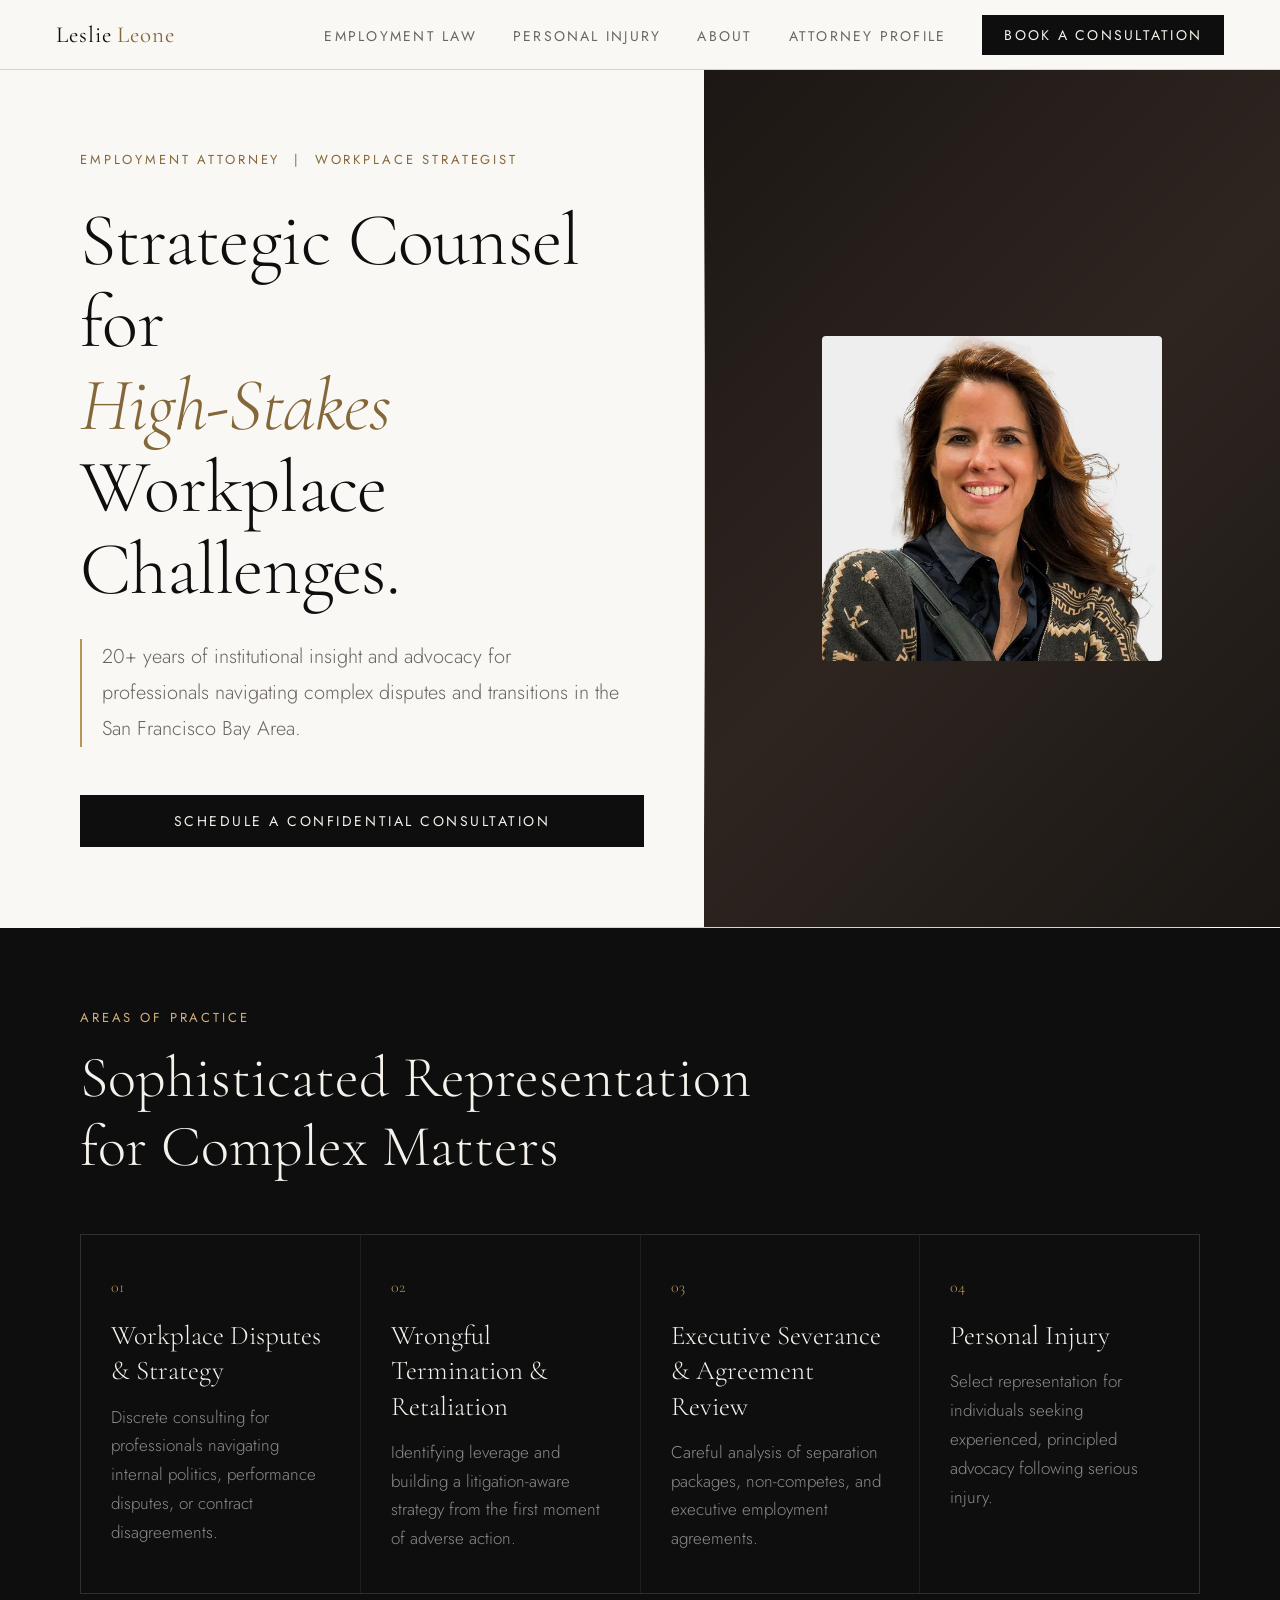
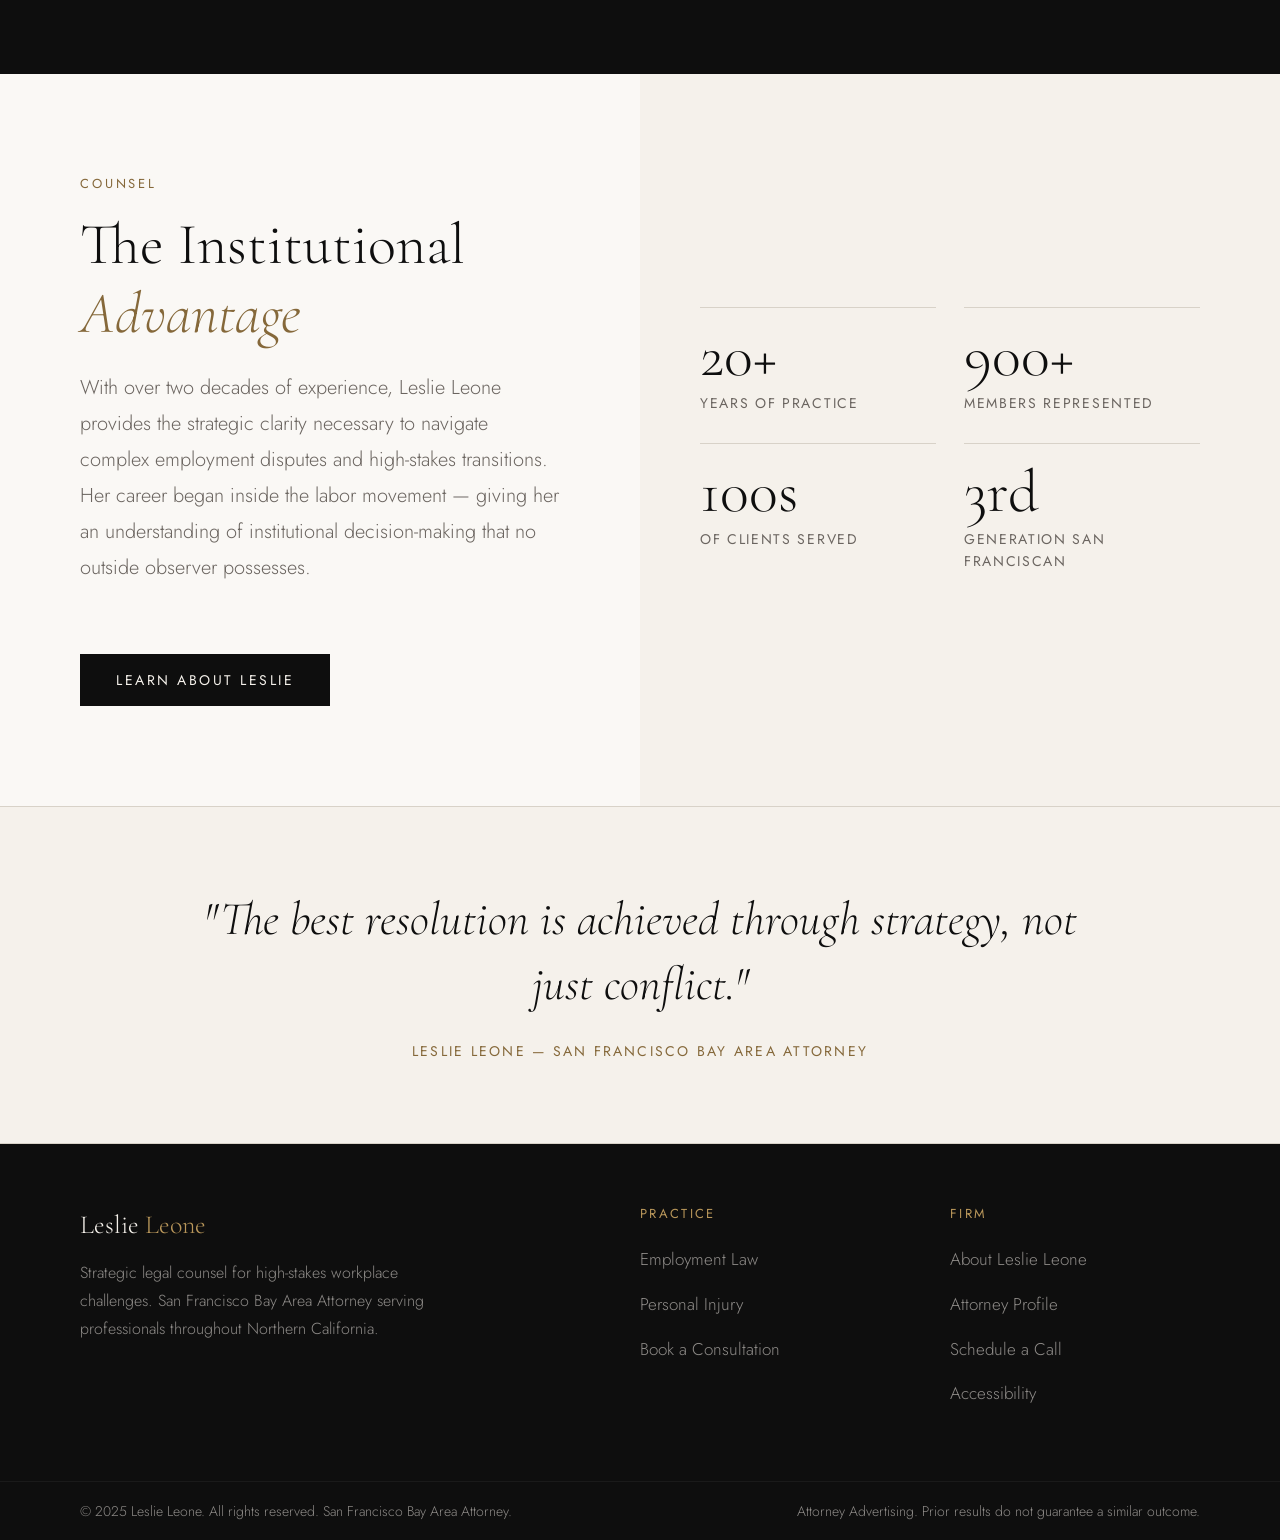
<file: index.html>
<!DOCTYPE html>
<html lang="en">
<head>
<meta charset="UTF-8">
<meta name="viewport" content="width=device-width, initial-scale=1.0">
<title>Leslie Leone | San Francisco Bay Area Attorney</title>
<meta name="description" content="Strategic legal counsel for high-stakes workplace challenges. San Francisco Bay Area Attorney Leslie Leone — Employment Law and Personal Injury.">
<link rel="preconnect" href="https://fonts.googleapis.com">
<link href="https://fonts.googleapis.com/css2?family=Cormorant+Garamond:ital,wght@0,300;0,400;1,300;1,400&family=Jost:wght@200;300;400;500&display=swap" rel="stylesheet">
<link rel="stylesheet" href="css/styles.css">
</head>
<body>

<a class="skiplink" id="skiplink" href="#main-home">Skip to main content</a>

<nav aria-label="Main">
  <button type="button" class="logo" data-nav="home" onclick="show('home')">Leslie <span>Leone</span></button>
  <button type="button" class="navtoggle" id="navtoggle" aria-expanded="false" aria-controls="navlist" onclick="toggleNav()">
    <span class="navbars" aria-hidden="true"><span></span><span></span><span></span></span>Menu
  </button>
  <ul class="nl" id="navlist">
    <li><button type="button" data-nav="employment" onclick="show('employment')">Employment Law</button></li>
    <li><button type="button" data-nav="pi" onclick="show('pi')">Personal Injury</button></li>
    <li><button type="button" data-nav="about" onclick="show('about')">About</button></li>
    <li><button type="button" data-nav="profile" onclick="show('profile')">Attorney Profile</button></li>
    <li><button type="button" class="ncta" data-nav="book" onclick="show('book')">Book a Consultation</button></li>
  </ul>
</nav>

<!-- HOME -->
<div id="page-home" class="page active">
  <main id="main-home" class="pgmain" tabindex="-1">
  <section class="hero">
    <div class="ht">
      <p class="eyebrow">Employment Attorney &nbsp;|&nbsp; Workplace Strategist</p>
      <h1 class="headline">Strategic Counsel for<br><em>High-Stakes</em><br>Workplace Challenges.</h1>
      <p class="subline">20+ years of institutional insight and advocacy for professionals navigating complex disputes and transitions in the San Francisco Bay Area.</p>
      <button class="btn" onclick="show('book')">Schedule a Confidential Consultation</button>
    </div>
    <div class="hip">
      <img src="images/leslie-leone.webp" alt="Attorney Leslie C. Leone">
    </div>
  </section>
  <hr class="r">
  <section class="ps">
    <p class="sl">Areas of Practice</p>
    <h2 class="st" style="color:var(--cream)">Sophisticated Representation<br>for Complex Matters</h2>
    <div class="pgrid">
      <div class="pc"><p class="pn" aria-hidden="true">01</p><h3 class="pt"><button type="button" class="cardbtn" onclick="show('employment')">Workplace Disputes &amp; Strategy</button></h3><p class="pb">Discrete consulting for professionals navigating internal politics, performance disputes, or contract disagreements.</p></div>
      <div class="pc"><p class="pn" aria-hidden="true">02</p><h3 class="pt"><button type="button" class="cardbtn" onclick="show('employment')">Wrongful Termination &amp; Retaliation</button></h3><p class="pb">Identifying leverage and building a litigation-aware strategy from the first moment of adverse action.</p></div>
      <div class="pc"><p class="pn" aria-hidden="true">03</p><h3 class="pt"><button type="button" class="cardbtn" onclick="show('employment')">Executive Severance &amp; Agreement Review</button></h3><p class="pb">Careful analysis of separation packages, non-competes, and executive employment agreements.</p></div>
      <div class="pc"><p class="pn" aria-hidden="true">04</p><h3 class="pt"><button type="button" class="cardbtn" onclick="show('pi')">Personal Injury</button></h3><p class="pb">Select representation for individuals seeking experienced, principled advocacy following serious injury.</p></div>
    </div>
  </section>
  <div class="asplit">
    <div class="al">
      <p class="sl">Counsel</p>
      <h2 class="st">The Institutional<br><em>Advantage</em></h2>
      <p class="sb" style="max-width:480px">With over two decades of experience, Leslie Leone provides the strategic clarity necessary to navigate complex employment disputes and high-stakes transitions. Her career began inside the labor movement — giving her an understanding of institutional decision-making that no outside observer possesses.</p>
      <br><br>
      <button class="btn" onclick="show('about')">Learn About Leslie</button>
    </div>
    <div class="ar">
      <div class="stats">
        <div class="stat"><p class="stn">20+</p><p class="stl">Years of Practice</p></div>
        <div class="stat"><p class="stn">900+</p><p class="stl">Members Represented</p></div>
        <div class="stat"><p class="stn">100s</p><p class="stl">of Clients Served</p></div>
        <div class="stat"><p class="stn">3rd</p><p class="stl">Generation San Franciscan</p></div>
      </div>
    </div>
  </div>
  <div class="qband">
    <blockquote>"The best resolution is achieved through strategy, not just conflict."</blockquote>
    <cite>Leslie Leone — San Francisco Bay Area Attorney</cite>
  </div>
  </main>
  <footer>
    <div><p class="fb">Leslie <span>Leone</span></p><p class="ftag">Strategic legal counsel for high-stakes workplace challenges. San Francisco Bay Area Attorney serving professionals throughout Northern California.</p></div>
    <div class="fc"><h2>Practice</h2><ul><li><button type="button" onclick="show('employment')">Employment Law</button></li><li><button type="button" onclick="show('pi')">Personal Injury</button></li><li><button type="button" onclick="show('book')">Book a Consultation</button></li></ul></div>
    <div class="fc"><h2>Firm</h2><ul><li><button type="button" onclick="show('about')">About Leslie Leone</button></li><li><button type="button" onclick="show('profile')">Attorney Profile</button></li><li><button type="button" onclick="show('book')">Schedule a Call</button></li><li><button type="button" data-nav="accessibility" onclick="show('accessibility')">Accessibility</button></li></ul></div>
  </footer>
  <div class="fbot"><p>&copy; 2025 Leslie Leone. All rights reserved. San Francisco Bay Area Attorney.</p><p>Attorney Advertising. Prior results do not guarantee a similar outcome.</p></div>
</div>

<!-- ABOUT -->
<div id="page-about" class="page">
  <main id="main-about" class="pgmain" tabindex="-1">
  <div class="ahero">
    <div>
      <p class="sl">About</p>
      <h1 class="st" style="font-size:clamp(36px,5vw,60px)">Leslie Leone</h1>
      <p class="sb" style="max-width:580px">With over two decades of experience as an attorney and advisor, Leslie Leone provides the strategic clarity necessary to navigate complex employment disputes and high-stakes transitions.</p>
    </div>
    <div>
      <div style="border:1px solid var(--rule);padding:26px 22px">
        <p style="font-size:11px;letter-spacing:.14em;text-transform:uppercase;color:var(--goldd);margin-bottom:11px">Contact</p>
        <p style="font-size:14px;font-weight:300;color:var(--mid);line-height:1.75">San Francisco Bay Area Attorney<br>Leslie Leone<br>San Francisco, CA</p>
        <br>
        <button onclick="show('book')" style="margin-top:6px;display:block;width:100%;padding:12px;background:transparent;border:1px solid var(--rulei);font-family:var(--san);font-size:11px;letter-spacing:.14em;text-transform:uppercase;cursor:pointer;transition:background .2s,color .2s" onmouseover="this.style.background='var(--ink)';this.style.color='var(--cream)'" onmouseout="this.style.background='transparent';this.style.color='var(--ink)'">Schedule a Consultation</button>
      </div>
    </div>
  </div>
  <div class="asecs">
    <div class="asec">
      <h2>The Institutional Advantage</h2>
      <p>Leslie began her career at the center of the labor movement. As a Staff Attorney and Business Agent for Teamsters Union Local 856, she negotiated improved wages and benefits and represented over 900 members across hospitals, public safety, and private industry.</p>
      <p>This "inside-out" understanding of how institutional decisions are made — and where leverage actually resides — is the foundation of her consulting practice.</p>
    </div>
    <div class="asec">
      <h2>A Career of Advocacy</h2>
      <p>As the founder of Leslie Leone Law, Leslie has spent nearly twenty years representing hundreds of clients in employment and personal injury matters. Her deep experience with the legal process allows her to provide a "litigation-aware" strategy — helping clients resolve high-stress situations through sophisticated negotiation before they escalate.</p>
      <p>She continues to provide select, high-level representation for clients in both employment and personal injury matters.</p>
    </div>
    <div class="asec">
      <h2>The Future of Work</h2>
      <p>A third-generation San Franciscan, Leslie is focused on the intersection of law and technology. She advises on the strategic shifts caused by AI and emerging workplace dynamics, ensuring her clients are prepared for the future of the employment relationship.</p>
    </div>
  </div>
  <div class="qband">
    <blockquote>"Strategic clarity for every stage of the employment relationship — from negotiation to resolution."</blockquote>
    <cite>Leslie Leone — San Francisco Bay Area Attorney</cite>
  </div>
  </main>
  <footer>
    <div><p class="fb">Leslie <span>Leone</span></p><p class="ftag">Strategic legal counsel for high-stakes workplace challenges. San Francisco Bay Area Attorney serving professionals throughout Northern California.</p></div>
    <div class="fc"><h2>Practice</h2><ul><li><button type="button" onclick="show('employment')">Employment Law</button></li><li><button type="button" onclick="show('pi')">Personal Injury</button></li><li><button type="button" onclick="show('book')">Book a Consultation</button></li></ul></div>
    <div class="fc"><h2>Firm</h2><ul><li><button type="button" onclick="show('about')">About Leslie Leone</button></li><li><button type="button" onclick="show('profile')">Attorney Profile</button></li><li><button type="button" onclick="show('book')">Schedule a Call</button></li><li><button type="button" data-nav="accessibility" onclick="show('accessibility')">Accessibility</button></li></ul></div>
  </footer>
  <div class="fbot"><p>&copy; 2025 Leslie Leone. All rights reserved. San Francisco Bay Area Attorney.</p><p>Attorney Advertising. Prior results do not guarantee a similar outcome.</p></div>
</div>

<!-- EMPLOYMENT -->
<div id="page-employment" class="page">
  <main id="main-employment" class="pgmain" tabindex="-1">
  <div class="emph">
    <p class="sl">Employment Law</p>
    <h1 class="st" style="color:var(--cream);max-width:700px">Workplace Strategy &amp;<br><em style="color:var(--goldl)">Employment Counsel</em></h1>
    <p class="sb" style="color:rgba(245,241,235,.55);max-width:560px">Sophisticated representation for professionals and executives navigating the full spectrum of employment challenges. San Francisco Bay Area Attorney Leslie Leone brings institutional insight to every engagement.</p>
  </div>
  <div class="feats">
    <div class="feati">
      <div>
        <p class="fbadge">Featured Practice</p>
        <h2 style="font-family:var(--ser);font-size:36px;font-weight:300;line-height:1.2">Workplace Disputes &amp; Strategy</h2>
      </div>
      <div>
        <p class="fq">"The best resolution is achieved through strategy, not just conflict."</p>
        <p style="font-size:14px;color:var(--mid);font-weight:300;line-height:1.8;margin-bottom:28px">Leslie Leone provides discrete consulting for professionals navigating internal politics, performance disputes, or contract disagreements. Before any formal action is taken, understanding your leverage is essential.</p>
        <ul class="sbul">
          <li><strong>Leverage Assessment</strong><span>Identifying your strongest position before you take action — a clear-eyed analysis of institutional power dynamics.</span></li>
          <li><strong>Strategic Communication</strong><span>Crafting the right message for HR, management, or boards — precision language that protects your position.</span></li>
        </ul>
      </div>
    </div>
  </div>
  <div class="sgrid">
    <div class="si"><p class="sin">02</p><h3>Wrongful Termination &amp; Retaliation</h3><p>Representing employees whose termination violated California law — including retaliation for whistleblowing, protected leave, or discrimination complaints. Building a litigation-aware strategy from day one.</p></div>
    <div class="si"><p class="sin">03</p><h3>Executive Severance &amp; Agreement Review</h3><p>Careful negotiation and review of separation packages, executive employment agreements, non-compete clauses, and equity provisions. Protecting what you've earned.</p></div>
    <div class="si"><p class="sin">04</p><h3>Sexual Harassment &amp; Workplace Misconduct</h3><p>Discrete, experienced representation for individuals facing harassment or a hostile work environment. Comprehensive guidance on reporting obligations and legal remedies available.</p></div>
  </div>
  <div class="ctabar">
    <div><p class="sl">Ready to discuss your situation?</p><p style="font-size:14px;color:var(--mid);font-weight:300">A confidential consultation is the first step.</p></div>
    <button class="btn" onclick="show('book')">Book a Consultation</button>
  </div>
  </main>
  <footer>
    <div><p class="fb">Leslie <span>Leone</span></p><p class="ftag">Strategic legal counsel for high-stakes workplace challenges. San Francisco Bay Area Attorney serving professionals throughout Northern California.</p></div>
    <div class="fc"><h2>Practice</h2><ul><li><button type="button" onclick="show('employment')">Employment Law</button></li><li><button type="button" onclick="show('pi')">Personal Injury</button></li><li><button type="button" onclick="show('book')">Book a Consultation</button></li></ul></div>
    <div class="fc"><h2>Firm</h2><ul><li><button type="button" onclick="show('about')">About Leslie Leone</button></li><li><button type="button" onclick="show('profile')">Attorney Profile</button></li><li><button type="button" onclick="show('book')">Schedule a Call</button></li><li><button type="button" data-nav="accessibility" onclick="show('accessibility')">Accessibility</button></li></ul></div>
  </footer>
  <div class="fbot"><p>&copy; 2025 Leslie Leone. All rights reserved. San Francisco Bay Area Attorney.</p><p>Attorney Advertising. Prior results do not guarantee a similar outcome.</p></div>
</div>

<!-- PERSONAL INJURY -->
<div id="page-pi" class="page">
  <main id="main-pi" class="pgmain" tabindex="-1">
  <div class="pihero">
    <p class="sl">Personal Injury</p>
    <h1 class="st" style="color:var(--cream);max-width:680px">Principled Advocacy for<br><em style="color:var(--goldl)">Serious Injuries</em></h1>
    <p class="sb" style="color:rgba(245,241,235,.55);max-width:540px">Leslie Leone offers select representation for individuals who have suffered serious personal injury. Her approach combines rigorous legal analysis with the strategic sensibility built over two decades of practice.</p>
  </div>
  <div class="pinotice">
    <h2>Complimentary Preliminary Call Available</h2>
    <p>For Personal Injury inquiries, Leslie offers a 15-minute complimentary preliminary call to assess your matter. This allows for a candid, no-cost conversation before any commitment is made. To schedule, please book through the consultation page and select the Personal Injury option.</p>
  </div>
  <div class="pisplit">
    <div>
      <p class="sl">Approach</p>
      <h2 class="st">Litigation-Aware<br>from Day One</h2>
      <p class="sb">Every personal injury matter is evaluated with an eye toward resolution — whether through skilled negotiation or, when necessary, litigation. Leslie's depth of experience ensures your rights are fully protected at every stage.</p>
    </div>
    <div class="pisvcs">
      <div class="pisvc"><h3>Motor Vehicle Accidents</h3><p>Comprehensive representation for injuries resulting from automobile, motorcycle, and rideshare accidents.</p></div>
      <div class="pisvc"><h3>Premises Liability</h3><p>Holding property owners accountable for dangerous conditions that cause serious harm.</p></div>
      <div class="pisvc"><h3>Workplace Injuries</h3><p>Navigating the intersection of workers' compensation and third-party liability claims.</p></div>
    </div>
  </div>
  <div class="ctabar">
    <div><p class="sl">Begin with a complimentary call</p><p style="font-size:14px;color:var(--mid);font-weight:300">Personal Injury inquiries only — 15 minutes, no charge.</p></div>
    <button class="btn" onclick="show('book')">Schedule a Preliminary Call</button>
  </div>
  </main>
  <footer>
    <div><p class="fb">Leslie <span>Leone</span></p><p class="ftag">Strategic legal counsel for high-stakes workplace challenges. San Francisco Bay Area Attorney serving professionals throughout Northern California.</p></div>
    <div class="fc"><h2>Practice</h2><ul><li><button type="button" onclick="show('employment')">Employment Law</button></li><li><button type="button" onclick="show('pi')">Personal Injury</button></li><li><button type="button" onclick="show('book')">Book a Consultation</button></li></ul></div>
    <div class="fc"><h2>Firm</h2><ul><li><button type="button" onclick="show('about')">About Leslie Leone</button></li><li><button type="button" onclick="show('profile')">Attorney Profile</button></li><li><button type="button" onclick="show('book')">Schedule a Call</button></li><li><button type="button" data-nav="accessibility" onclick="show('accessibility')">Accessibility</button></li></ul></div>
  </footer>
  <div class="fbot"><p>&copy; 2025 Leslie Leone. All rights reserved. San Francisco Bay Area Attorney.</p><p>Attorney Advertising. Prior results do not guarantee a similar outcome.</p></div>
</div>

<!-- ATTORNEY PROFILE -->
<div id="page-profile" class="page">
  <main id="main-profile" class="pgmain" tabindex="-1">
  <div class="profile-hero">
    <div>
      <img src="images/leslie-leone.webp" alt="Attorney Leslie C. Leone" class="profile-photo">
    </div>
    <div class="profile-info">
      <p class="sl">Attorney Profile</p>
      <h1 class="profile-name">Leslie C. Leone</h1>
      <p class="profile-title">Attorney At Law</p>
      <p class="profile-phone"><a href="tel:4152990066">(415) 299-0066</a></p>
      <p class="profile-jurisdiction">Jurisdictions Admitted to Practice: California</p>

      <p class="profile-bio">Leslie C. Leone, principal attorney at Leone Law Firm, is the best California personal injury attorney and employment attorney to help you deal with unreasonable insurance companies and unfair employers so that you can obtain the justice and compensation you deserve.</p>
      <p class="profile-bio">Leslie Leone began her legal career as a staff attorney for the Teamsters Union and also worked for the Operating Engineer's Union. As a Union attorney she negotiated contracts and grievances for hundreds of Union members.</p>
      <p class="profile-bio">She is also a San Francisco native who attended UC Berkeley and Golden Gate University Law School. Call Leone Law Firm for a consultation with an Attorney <a href="tel:4152990066" style="color:var(--goldd)">(415) 299-0066</a>.</p>

      <details class="profile-dropdown">
        <summary>Education</summary>
        <div class="dropdown-content">
          <div class="dropdown-item">
            <strong>Golden Gate University School of Law</strong>
            <span>Juris Doctor (J.D.)</span>
          </div>
          <div class="dropdown-item">
            <strong>University of California, Berkeley</strong>
            <span>Bachelor of Arts (B.A.)</span>
          </div>
        </div>
      </details>

      <details class="profile-dropdown">
        <summary>Bar Associations</summary>
        <div class="dropdown-content">
          <div class="dropdown-item">
            <strong>California Bar Association</strong>
          </div>
          <div class="dropdown-item">
            <strong>San Francisco Bar Association</strong>
          </div>
        </div>
      </details>

      <br>
      <button class="btn" onclick="show('book')">Schedule a Consultation</button>
    </div>
  </div>
  <div class="qband">
    <blockquote>"The best resolution is achieved through strategy, not just conflict."</blockquote>
    <cite>Leslie Leone — San Francisco Bay Area Attorney</cite>
  </div>
  </main>
  <footer>
    <div><p class="fb">Leslie <span>Leone</span></p><p class="ftag">Strategic legal counsel for high-stakes workplace challenges. San Francisco Bay Area Attorney serving professionals throughout Northern California.</p></div>
    <div class="fc"><h2>Practice</h2><ul><li><button type="button" onclick="show('employment')">Employment Law</button></li><li><button type="button" onclick="show('pi')">Personal Injury</button></li><li><button type="button" onclick="show('book')">Book a Consultation</button></li></ul></div>
    <div class="fc"><h2>Firm</h2><ul><li><button type="button" onclick="show('about')">About Leslie Leone</button></li><li><button type="button" onclick="show('profile')">Attorney Profile</button></li><li><button type="button" onclick="show('book')">Schedule a Call</button></li><li><button type="button" data-nav="accessibility" onclick="show('accessibility')">Accessibility</button></li></ul></div>
  </footer>
  <div class="fbot"><p>&copy; 2025 Leslie Leone. All rights reserved. San Francisco Bay Area Attorney.</p><p>Attorney Advertising. Prior results do not guarantee a similar outcome.</p></div>
</div>

<!-- BOOKING -->
<div id="page-book" class="page">
  <main id="main-book" class="pgmain" tabindex="-1">
  <!-- Success -->
  <div id="succ" class="succ" tabindex="-1">
    <p class="succmark">&#10022;</p>
    <h2>Your Consultation Is Confirmed.</h2>
    <p>Thank you, <strong id="conf-name"></strong>. A confirmation has been sent to your email address with full details and preparation instructions.</p>
    <div style="margin-top:22px;padding:18px 22px;background:var(--cream);border:1px solid var(--rule)">
      <p style="font-size:11px;font-weight:500;letter-spacing:.16em;text-transform:uppercase;color:var(--goldd);margin-bottom:12px">Booking Summary</p>
      <p style="font-size:14px;font-weight:300;color:var(--mid);line-height:1.8"><strong style="color:var(--ink)">Session:</strong> <span id="conf-session"></span></p>
      <p style="font-size:14px;font-weight:300;color:var(--mid);line-height:1.8"><strong style="color:var(--ink)">Date:</strong> <span id="conf-date"></span></p>
    </div>
    <div class="eprev">
      <div class="ehead">Confirmation Email — Preparing for our Strategic Evaluation | Leslie Leone</div>
      <div class="ebody">
        <p>Hi <span id="conf-email-name"></span>,</p>
        <p>Your consultation is confirmed. We will be in touch to finalize the exact time.</p>
        <p>To ensure we maximize our time together, please follow these guidelines:</p>
        <ul>
          <li><strong>Document Policy:</strong> Please do not send full document sets (contracts, 40+ page files, or medical records) prior to our call. To keep your costs predictable, I review relevant materials during our scheduled session so we can analyze them together in real-time.</li>
          <li><strong>The Summary:</strong> Please reply to this email with a concise, one-page summary or bulleted timeline of the top 5-7 most critical events.</li>
          <li><strong>Your Goal:</strong> Be ready to define your "Ideal Outcome" (e.g., a graceful exit, a specific compensation target, or staying in your role).</li>
        </ul>
        <p><em>Note on Scope: This session is a one-time strategic evaluation and does not create an attorney-client relationship.</em></p>
      </div>
    </div>
  </div>
  <!-- Form View -->
  <div id="bview">
    <div class="bkhead">
      <p class="sl">Book a Consultation</p>
      <h1 class="st">Schedule Your<br><em>Strategic Evaluation</em></h1>
      <p class="sb">Select the session that best fits your situation. All consultations are strictly confidential.</p>
    </div>
    <div class="bkcards">
      <div class="bkc" id="c30">
        <p class="bcl">Initial Review</p>
        <p class="bdur">30</p>
        <p class="bunt">Minutes</p>
        <p class="bprice">$350</p>
        <p class="bdesc">Best for a focused discussion on a single, urgent workplace incident.</p>
        <button type="button" class="bbtn" aria-pressed="false" onclick="pick('30min')" aria-label="Select This Session: 30-Minute Initial Review, $350">Select This Session</button>
      </div>
      <div class="bkc dk" id="c60">
        <p class="bcl">Strategic Evaluation</p>
        <p class="bdur">60</p>
        <p class="bunt">Minutes</p>
        <p class="bprice">$600</p>
        <p class="bdesc">Best for a high-level assessment of complex situations to identify immediate risks and leverage.</p>
        <button type="button" class="bbtn" aria-pressed="false" onclick="pick('60min')" aria-label="Select This Session: 60-Minute Strategic Evaluation, $600">Select This Session</button>
      </div>
      <div class="bkc" id="c15">
        <p class="bcl">Preliminary Call</p>
        <p class="bdur">15</p>
        <p class="bunt">Minutes</p>
        <p class="bprice">Complimentary</p>
        <p class="bdesc">Strictly for Personal Injury inquiries only.</p>
        <button type="button" class="bbtn" aria-pressed="false" onclick="pick('15min')" aria-label="Select This Session: 15-Minute Preliminary Call, complimentary, Personal Injury inquiries only">Select This Session</button>
      </div>
    </div>
    <div class="bform">
      <h2 class="bftitle">Complete Your Booking</h2>
      <p class="reqnote">Fields marked with an asterisk (*) are required.</p>
      <div class="fgrid">
        <div class="fg"><label for="fn">First Name *</label><input type="text" id="fn" placeholder="First name" aria-required="true" aria-describedby="err-fn"><p class="fgerr" id="err-fn" hidden></p></div>
        <div class="fg"><label for="ln">Last Name *</label><input type="text" id="ln" placeholder="Last name" aria-required="true" aria-describedby="err-ln"><p class="fgerr" id="err-ln" hidden></p></div>
        <div class="fg"><label for="em">Email Address *</label><input type="email" id="em" placeholder="your@email.com" aria-required="true" aria-describedby="err-em"><p class="fgerr" id="err-em" hidden></p></div>
        <div class="fg"><label for="ph">Phone Number</label><input type="tel" id="ph" placeholder="(415) 000-0000"></div>
        <div class="fg"><label for="sess">Session Type *</label>
          <select id="sess" aria-required="true" aria-describedby="err-sess">
            <option value="">-- Select a session --</option>
            <option value="30min">30-Minute Initial Review -- $350</option>
            <option value="60min">60-Minute Strategic Evaluation -- $600</option>
            <option value="15min">15-Minute Preliminary Call -- Complimentary (Personal Injury only)</option>
          </select>
          <p class="fgerr" id="err-sess" hidden></p>
        </div>
        <div class="fg"><label for="dt">Preferred Date</label><input type="date" id="dt"></div>
        <div class="fg full">
          <label for="summ">Matter Summary * <span style="color:var(--goldd)">(Maximum 5 sentences)</span></label>
          <textarea id="summ" placeholder="Please distill the key facts of your situation in no more than 5 sentences. Focus on the most critical events and the outcome you are seeking." aria-required="true" aria-describedby="summ-note err-summ"></textarea>
          <p class="snote" id="summ-note">This summary ensures we use our time together as strategically as possible.</p>
          <p class="fgerr" id="err-summ" hidden></p>
        </div>
      </div>
      <label class="ackw" for="ack">
        <input type="checkbox" id="ack" aria-describedby="err-ack">
        <span>By booking this session, you acknowledge: <strong>(1)</strong> This is a one-time preliminary evaluation to determine potential strategy and does not create an attorney-client relationship, and <strong>(2)</strong> Should we move forward with formal representation or deeper analysis, engagement begins at <strong>$650/hour</strong> with a <strong>$1,500 initial retainer</strong>.</span>
      </label>
      <p class="fgerr" id="err-ack" hidden></p>
      <p class="ferr" id="form-error" hidden></p>
      <button type="button" class="subm" onclick="submitForm()">Confirm &amp; Submit</button>
    </div>
  </div>
  </main>
  <footer>
    <div><p class="fb">Leslie <span>Leone</span></p><p class="ftag">Strategic legal counsel for high-stakes workplace challenges. San Francisco Bay Area Attorney serving professionals throughout Northern California.</p></div>
    <div class="fc"><h2>Practice</h2><ul><li><button type="button" onclick="show('employment')">Employment Law</button></li><li><button type="button" onclick="show('pi')">Personal Injury</button></li></ul></div>
    <div class="fc"><h2>Firm</h2><ul><li><button type="button" onclick="show('about')">About Leslie Leone</button></li><li><button type="button" onclick="show('profile')">Attorney Profile</button></li><li><button type="button" data-nav="accessibility" onclick="show('accessibility')">Accessibility</button></li></ul></div>
  </footer>
  <div class="fbot"><p>&copy; 2025 Leslie Leone. All rights reserved. San Francisco Bay Area Attorney.</p><p>Attorney Advertising. Prior results do not guarantee a similar outcome.</p></div>
</div>

<!-- ACCESSIBILITY STATEMENT -->
<div id="page-accessibility" class="page">
  <main id="main-accessibility" class="pgmain" tabindex="-1">
  <div class="bkhead">
    <p class="sl">Accessibility</p>
    <h1 class="st">Accessibility <em>Statement</em></h1>
    <p class="sb">Leslie Leone Law is committed to making this website usable by everyone, including visitors who rely on assistive technology.</p>
  </div>
  <div class="legal">
    <h2>Our Standard</h2>
    <p>We aim to conform to the <strong>Web Content Accessibility Guidelines (WCAG) 2.1, Level AA</strong>. These are the guidelines referenced by U.S. Department of Justice guidance and widely used as the benchmark for accessible websites.</p>

    <h2>What We Have Done</h2>
    <p>This site was audited against WCAG 2.1 Level AA in September 2026. As part of that review we:</p>
    <ul>
      <li>Made every interactive control reachable and operable using only a keyboard.</li>
      <li>Ensured all text meets or exceeds the required contrast against its background.</li>
      <li>Added a visible focus indicator so keyboard users can always see where they are.</li>
      <li>Added a “Skip to main content” link and proper page landmarks and headings.</li>
      <li>Connected every form field to a visible label, and made form errors clear, specific, and announced to screen readers.</li>
      <li>Ensured the site reflows without horizontal scrolling on small screens and at high zoom.</li>
      <li>Made the site respect your own system settings for reduced motion and increased contrast.</li>
    </ul>

    <h2>You Do Not Need a Special Mode</h2>
    <p>This site is built to work directly with the assistive technology you already use — screen readers such as VoiceOver, NVDA, or JAWS, keyboard-only navigation, browser zoom, and your operating system’s contrast and motion settings. There is no separate accessibility mode to switch on, and we do not use an accessibility overlay widget.</p>

    <h2>Known Limitations</h2>
    <p>We are aware of the following and are working to address them:</p>
    <ul>
      <li>Some third-party content, such as web fonts loaded from outside providers, is not fully under our control.</li>
      <li>Our booking form is a preliminary intake tool. If any part of it is difficult to use, please contact us and we will take your information directly.</li>
    </ul>

    <h2>Tell Us About a Problem</h2>
    <p>If you encounter any barrier on this site, or need information from it in a different format, please tell us. We treat these reports seriously and will work with you to get you the information or service you need.</p>
    <p>Call <a href="tel:4152990066">(415) 299-0066</a>. Please describe the page you were on and the difficulty you experienced, and we will respond as promptly as we can.</p>

    <h2>Enforcement and Feedback</h2>
    <p>This statement reflects our ongoing effort rather than a claim of perfection. Accessibility work is continuous, and feedback from the people who use this site is the most valuable input we receive.</p>

    <p class="updated">Last reviewed: September 2026</p>
  </div>
  </main>
  <footer>
    <div><p class="fb">Leslie <span>Leone</span></p><p class="ftag">Strategic legal counsel for high-stakes workplace challenges. San Francisco Bay Area Attorney serving professionals throughout Northern California.</p></div>
    <div class="fc"><h2>Practice</h2><ul><li><button type="button" onclick="show('employment')">Employment Law</button></li><li><button type="button" onclick="show('pi')">Personal Injury</button></li><li><button type="button" onclick="show('book')">Book a Consultation</button></li></ul></div>
    <div class="fc"><h2>Firm</h2><ul><li><button type="button" onclick="show('about')">About Leslie Leone</button></li><li><button type="button" onclick="show('profile')">Attorney Profile</button></li><li><button type="button" onclick="show('book')">Schedule a Call</button></li><li><button type="button" data-nav="accessibility" onclick="show('accessibility')">Accessibility</button></li></ul></div>
  </footer>
  <div class="fbot"><p>&copy; 2025 Leslie Leone. All rights reserved. San Francisco Bay Area Attorney.</p><p>Attorney Advertising. Prior results do not guarantee a similar outcome.</p></div>
</div>

<script src="js/script.js"></script>
</body>
</html>
</file>
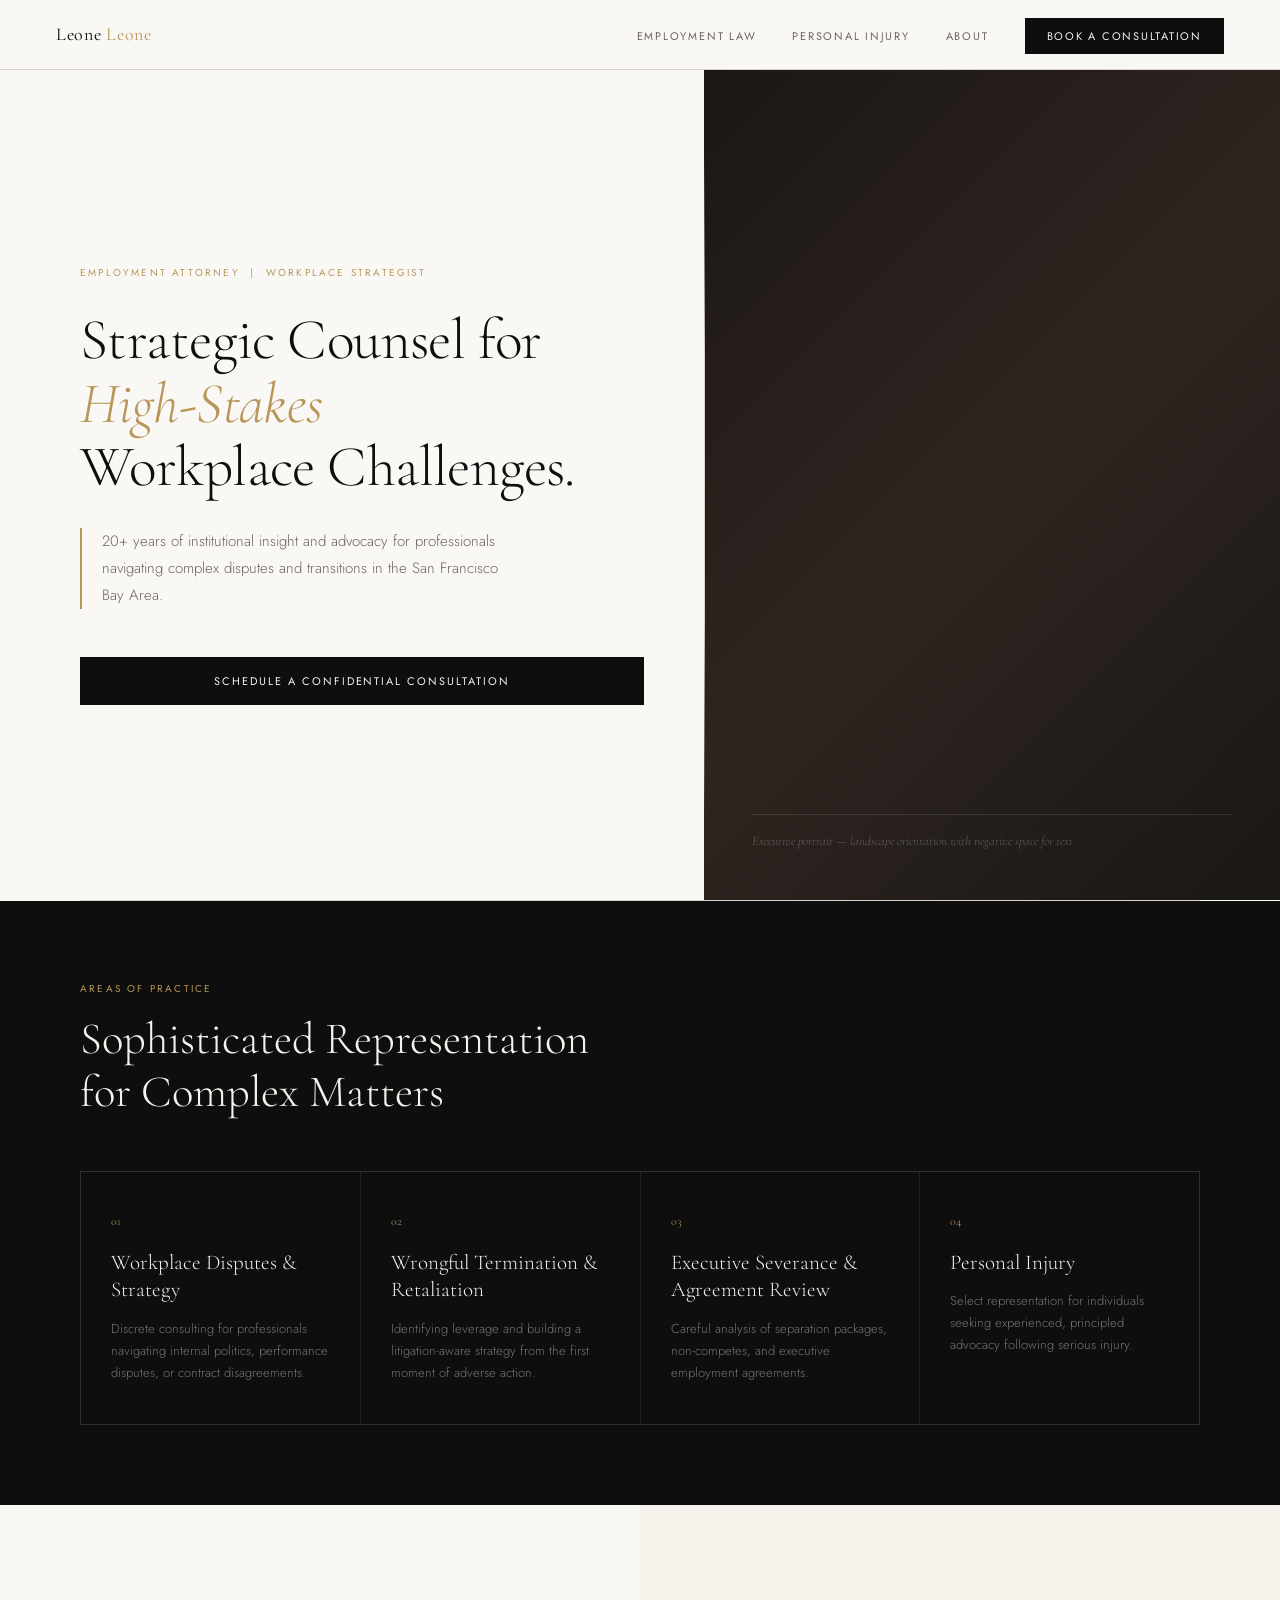
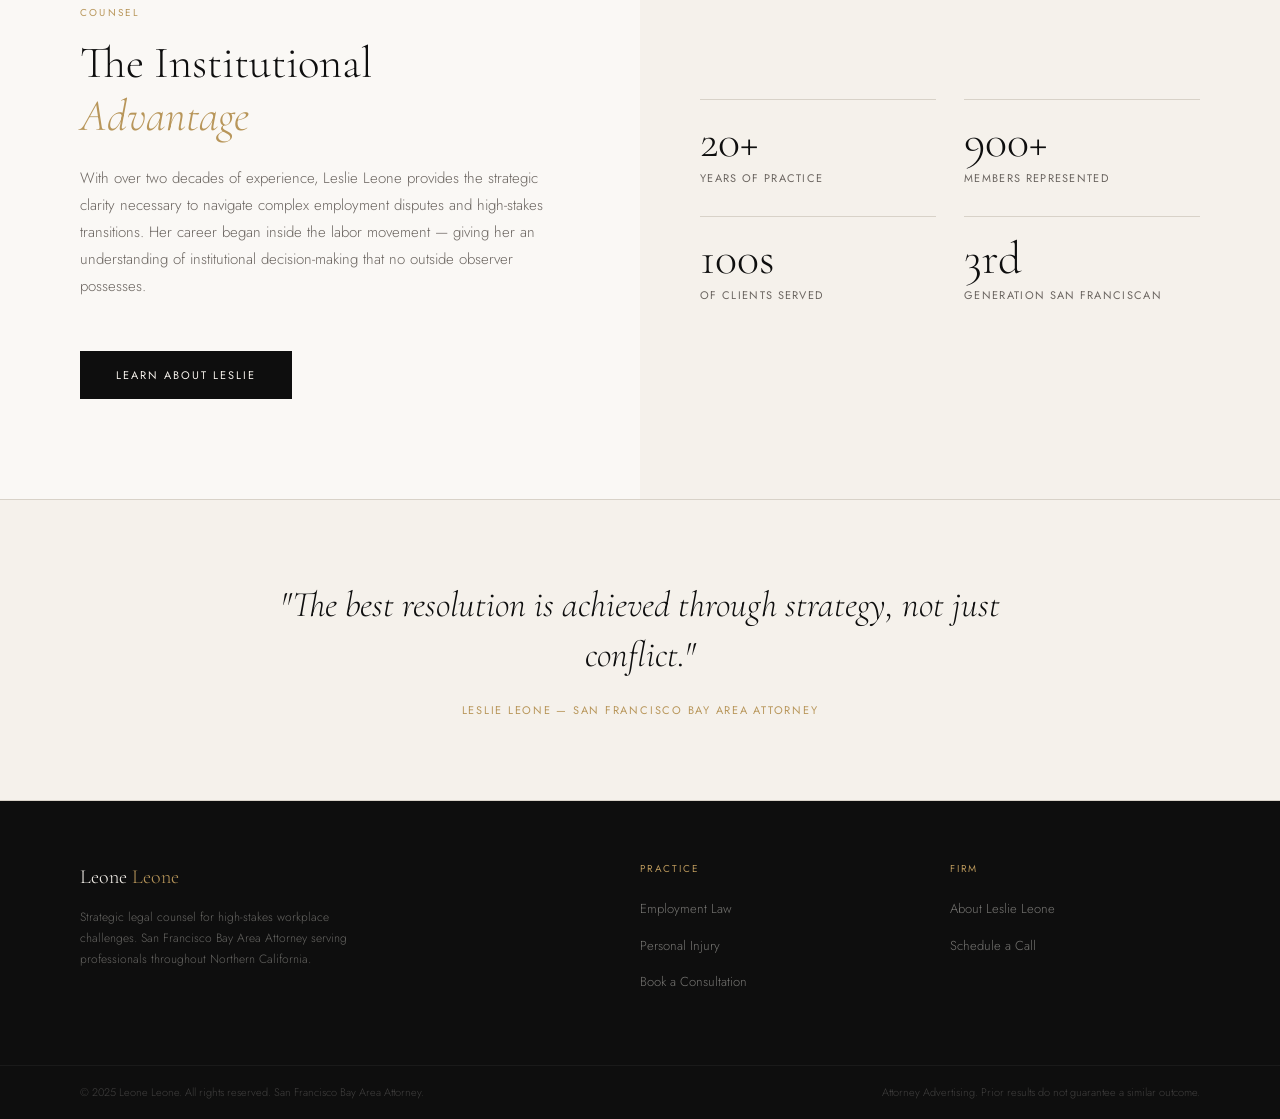
<file: leone-law-firm-original.html>
<!DOCTYPE html>
<html lang="en">
<head>
<meta charset="UTF-8">
<meta name="viewport" content="width=device-width, initial-scale=1.0">
<title>Leone Leone | San Francisco Bay Area Attorney</title>
<meta name="description" content="Strategic legal counsel for high-stakes workplace challenges. San Francisco Bay Area Attorney Leslie Leone — Employment Law and Personal Injury.">
<link rel="preconnect" href="https://fonts.googleapis.com">
<link href="https://fonts.googleapis.com/css2?family=Cormorant+Garamond:ital,wght@0,300;0,400;1,300;1,400&family=Jost:wght@200;300;400;500&display=swap" rel="stylesheet">
<style>
:root{--ink:#0e0e0e;--cream:#f5f1eb;--ww:#faf8f5;--gold:#b8965a;--goldl:#d4b07a;--mid:#6b6560;--rule:#d8d2c8;--ser:'Cormorant Garamond',Georgia,serif;--san:'Jost',sans-serif}
*,*::before,*::after{box-sizing:border-box;margin:0;padding:0}
html{scroll-behavior:smooth}
body{font-family:var(--san);background:var(--ww);color:var(--ink);font-size:16px;line-height:1.6;font-weight:300;-webkit-font-smoothing:antialiased}
nav{position:fixed;top:0;left:0;right:0;z-index:100;padding:0 56px;height:70px;display:flex;align-items:center;justify-content:space-between;background:rgba(250,248,245,.97);backdrop-filter:blur(12px);border-bottom:1px solid var(--rule)}
.logo{font-family:var(--ser);font-size:18px;font-weight:400;letter-spacing:.04em;color:var(--ink);text-decoration:none;cursor:pointer}
.logo span{color:var(--gold)}
.nl{display:flex;align-items:center;gap:36px;list-style:none}
.nl a{font-size:11px;font-weight:400;letter-spacing:.16em;text-transform:uppercase;color:var(--mid);text-decoration:none;cursor:pointer;transition:color .2s}
.nl a:hover{color:var(--ink)}
.ncta{background:var(--ink)!important;color:var(--cream)!important;padding:10px 22px!important;transition:background .2s!important}
.ncta:hover{background:var(--gold)!important;color:var(--ink)!important}
.page{display:none;padding-top:70px;min-height:100vh}
.page.active{display:block}
/* HERO */
.hero{min-height:calc(100vh - 70px);display:grid;grid-template-columns:55% 45%;position:relative;overflow:hidden}
.ht{display:flex;flex-direction:column;justify-content:center;padding:80px 60px 80px 80px}
.eyebrow{font-size:10px;font-weight:400;letter-spacing:.22em;text-transform:uppercase;color:var(--gold);margin-bottom:28px}
.headline{font-family:var(--ser);font-size:clamp(40px,4.5vw,66px);font-weight:300;line-height:1.1;margin-bottom:28px;letter-spacing:-.01em}
.headline em{font-style:italic;color:var(--gold)}
.subline{font-size:15px;font-weight:300;line-height:1.8;color:var(--mid);max-width:440px;margin-bottom:48px;border-left:2px solid var(--gold);padding-left:20px}
.btn{display:inline-block;background:var(--ink);color:var(--cream);font-size:11px;font-weight:400;letter-spacing:.18em;text-transform:uppercase;text-decoration:none;padding:16px 36px;cursor:pointer;border:none;transition:background .25s,color .25s;font-family:var(--san)}
.btn:hover{background:var(--gold);color:var(--ink)}
.hip{background:#1a1714;position:relative;overflow:hidden}
.hip::before{content:'';position:absolute;inset:0;background:linear-gradient(135deg,#1c1714 0%,#2e2520 50%,#1a1714 100%)}
.hipc{position:absolute;bottom:48px;left:48px;right:48px;font-family:var(--ser);font-size:13px;font-weight:300;font-style:italic;color:rgba(255,255,255,.28);border-top:1px solid rgba(255,255,255,.1);padding-top:16px}
.hero::after{content:'';position:absolute;left:55%;top:10%;bottom:10%;width:1px;background:linear-gradient(to bottom,transparent,var(--rule) 30%,var(--rule) 70%,transparent);pointer-events:none}
/* SHARED */
.sl{font-size:10px;font-weight:400;letter-spacing:.22em;text-transform:uppercase;color:var(--gold);margin-bottom:16px}
.st{font-family:var(--ser);font-size:clamp(30px,3.5vw,50px);font-weight:300;line-height:1.18;margin-bottom:22px}
.st em{font-style:italic;color:var(--gold)}
.sb{font-size:15px;font-weight:300;line-height:1.8;color:var(--mid)}
hr.r{border:none;border-top:1px solid var(--rule);margin:0 80px}
/* PRACTICE STRIP */
.ps{background:var(--ink);padding:80px}
.pgrid{display:grid;grid-template-columns:repeat(4,1fr);gap:1px;background:rgba(255,255,255,.07);margin-top:52px;border:1px solid rgba(255,255,255,.07)}
.pc{background:var(--ink);padding:40px 30px;cursor:pointer;transition:background .2s}
.pc:hover{background:#1d1a17}
.pn{font-family:var(--ser);font-size:12px;color:var(--gold);margin-bottom:18px}
.pt{font-family:var(--ser);font-size:21px;font-weight:300;color:var(--cream);line-height:1.3;margin-bottom:14px}
.pb{font-size:13px;font-weight:300;color:rgba(245,241,235,.45);line-height:1.7}
/* ABOUT TEASER */
.asplit{display:grid;grid-template-columns:1fr 1fr}
.al{padding:100px 60px 100px 80px}
.ar{background:var(--cream);padding:100px 80px 100px 60px;display:flex;align-items:center}
.stats{display:grid;grid-template-columns:1fr 1fr;gap:28px;width:100%}
.stat{border-top:1px solid var(--rule);padding-top:18px}
.stn{font-family:var(--ser);font-size:46px;font-weight:300;line-height:1;margin-bottom:6px}
.stl{font-size:11px;font-weight:400;letter-spacing:.12em;text-transform:uppercase;color:var(--mid)}
/* QUOTE */
.qband{background:var(--cream);padding:80px;text-align:center;border-top:1px solid var(--rule);border-bottom:1px solid var(--rule)}
.qband blockquote{font-family:var(--ser);font-size:clamp(22px,3vw,36px);font-weight:300;font-style:italic;line-height:1.4;color:var(--ink);max-width:800px;margin:0 auto}
.qband cite{display:block;margin-top:22px;font-size:11px;font-weight:400;letter-spacing:.16em;text-transform:uppercase;color:var(--gold);font-style:normal}
/* FOOTER */
footer{background:var(--ink);padding:60px 80px;display:grid;grid-template-columns:2fr 1fr 1fr;gap:60px}
.fb{font-family:var(--ser);font-size:20px;font-weight:300;color:var(--cream);margin-bottom:14px}
.fb span{color:var(--gold)}
.ftag{font-size:12px;font-weight:300;color:rgba(245,241,235,.38);line-height:1.75;max-width:300px}
.fc h4{font-size:10px;font-weight:400;letter-spacing:.18em;text-transform:uppercase;color:var(--gold);margin-bottom:18px}
.fc ul{list-style:none}
.fc li{margin-bottom:11px}
.fc a{font-size:13px;font-weight:300;color:rgba(245,241,235,.45);text-decoration:none;cursor:pointer;transition:color .2s}
.fc a:hover{color:var(--cream)}
.fbot{background:var(--ink);padding:18px 80px;border-top:1px solid rgba(255,255,255,.05);display:flex;justify-content:space-between;flex-wrap:wrap;gap:8px}
.fbot p{font-size:11px;color:rgba(245,241,235,.22);font-weight:300}
/* ABOUT PAGE */
.ahero{padding:80px;border-bottom:1px solid var(--rule);display:grid;grid-template-columns:2fr 1fr;gap:80px;align-items:end}
.asecs{padding:80px;display:grid;grid-template-columns:1fr 1fr 1fr;gap:56px}
.asec h3{font-family:var(--ser);font-size:26px;font-weight:300;margin-bottom:18px;padding-bottom:16px;border-bottom:1px solid var(--rule)}
.asec p{font-size:14px;line-height:1.85;color:var(--mid);font-weight:300;margin-bottom:14px}
/* EMPLOYMENT */
.emph{background:var(--ink);padding:100px 80px;position:relative;overflow:hidden}
.emph::before{content:'';position:absolute;inset:0;background:radial-gradient(ellipse at 70% 50%,rgba(184,150,90,.07) 0%,transparent 65%);pointer-events:none}
.feats{background:var(--cream);padding:80px;border-bottom:1px solid var(--rule)}
.feati{display:grid;grid-template-columns:1fr 2fr;gap:80px}
.fbadge{font-size:10px;font-weight:400;letter-spacing:.2em;text-transform:uppercase;color:var(--gold);margin-bottom:14px}
.fq{font-family:var(--ser);font-style:italic;font-size:17px;line-height:1.7;color:var(--mid);border-left:2px solid var(--gold);padding-left:20px;margin-bottom:32px}
.sbul{list-style:none;display:grid;grid-template-columns:1fr 1fr;gap:18px}
.sbul li{padding:20px 22px;background:var(--ww);border:1px solid var(--rule)}
.sbul li strong{display:block;font-size:11px;font-weight:500;letter-spacing:.12em;text-transform:uppercase;margin-bottom:6px}
.sbul li span{font-size:13px;color:var(--mid);font-weight:300;line-height:1.6}
.sgrid{padding:0 80px 80px;display:grid;grid-template-columns:1fr 1fr 1fr;gap:1px;background:var(--rule)}
.si{background:var(--ww);padding:40px 32px}
.sin{font-family:var(--ser);font-size:11px;color:var(--gold);margin-bottom:14px;letter-spacing:.06em}
.si h3{font-family:var(--ser);font-size:23px;font-weight:300;margin-bottom:12px;line-height:1.25}
.si p{font-size:13px;color:var(--mid);line-height:1.75;font-weight:300}
.ctabar{background:var(--cream);padding:44px 80px;border-top:1px solid var(--rule);display:flex;align-items:center;gap:36px;flex-wrap:wrap}
/* BOOKING */
.bkhead{padding:80px 80px 56px;border-bottom:1px solid var(--rule);max-width:720px}
.bkcards{padding:60px 80px;display:grid;grid-template-columns:repeat(3,1fr);gap:22px}
.bkc{border:1px solid var(--rule);padding:38px 30px;cursor:pointer;transition:border-color .25s,box-shadow .25s}
.bkc:hover{border-color:var(--gold);box-shadow:0 6px 32px rgba(0,0,0,.06)}
.bkc.dk{border-color:var(--ink);background:var(--ink)}
.bcl{font-size:10px;font-weight:400;letter-spacing:.2em;text-transform:uppercase;color:var(--gold);margin-bottom:10px}
.bkc.dk .bcl{color:var(--goldl)}
.bdur{font-family:var(--ser);font-size:48px;font-weight:300;color:var(--ink);line-height:1;margin-bottom:2px}
.bkc.dk .bdur{color:var(--cream)}
.bunt{font-size:11px;color:var(--mid);letter-spacing:.1em;text-transform:uppercase;margin-bottom:18px}
.bkc.dk .bunt{color:rgba(245,241,235,.4)}
.bprice{font-family:var(--ser);font-size:26px;font-weight:300;margin-bottom:14px;padding-bottom:14px;border-bottom:1px solid var(--rule)}
.bkc.dk .bprice{color:var(--cream);border-bottom-color:rgba(255,255,255,.1)}
.bdesc{font-size:13px;font-weight:300;color:var(--mid);line-height:1.75;margin-bottom:26px}
.bkc.dk .bdesc{color:rgba(245,241,235,.5)}
.bbtn{display:block;width:100%;padding:12px;background:transparent;border:1px solid var(--rule);font-size:11px;letter-spacing:.14em;text-transform:uppercase;cursor:pointer;font-family:var(--san);text-align:center;transition:background .2s,color .2s,border-color .2s}
.bbtn:hover{background:var(--ink);color:var(--cream);border-color:var(--ink)}
.bkc.dk .bbtn{border-color:var(--gold);color:var(--gold)}
.bkc.dk .bbtn:hover{background:var(--gold);color:var(--ink)}
.bform{padding:0 80px 80px;max-width:880px}
.bftitle{font-family:var(--ser);font-size:26px;font-weight:300;margin-bottom:32px;padding-bottom:18px;border-bottom:1px solid var(--rule)}
.fgrid{display:grid;grid-template-columns:1fr 1fr;gap:18px}
.fg{display:flex;flex-direction:column;gap:7px}
.fg.full{grid-column:1/-1}
.fg label{font-size:10px;font-weight:500;letter-spacing:.15em;text-transform:uppercase;color:var(--mid)}
.fg input,.fg select,.fg textarea{border:1px solid var(--rule);background:transparent;padding:11px 15px;font-family:var(--san);font-size:14px;font-weight:300;color:var(--ink);outline:none;transition:border-color .2s;-webkit-appearance:none;width:100%}
.fg input:focus,.fg select:focus,.fg textarea:focus{border-color:var(--gold)}
.fg textarea{resize:vertical;min-height:110px}
.snote{font-size:12px;color:var(--mid);font-weight:300;font-style:italic;margin-top:4px}
.ackw{margin-top:22px;padding:22px;background:var(--cream);border:1px solid var(--rule);display:flex;gap:14px;align-items:flex-start}
.ackw input[type=checkbox]{margin-top:2px;width:15px;height:15px;flex-shrink:0;accent-color:var(--ink);cursor:pointer}
.ackw p{font-size:12px;font-weight:300;color:var(--mid);line-height:1.7}
.subm{margin-top:26px;padding:15px 44px;background:var(--ink);color:var(--cream);border:none;font-family:var(--san);font-size:11px;letter-spacing:.18em;text-transform:uppercase;cursor:pointer;transition:background .2s}
.subm:hover{background:var(--gold);color:var(--ink)}
/* SUCCESS */
.succ{display:none;padding:100px 80px;max-width:720px}
.succ.on{display:block}
.succmark{font-family:var(--ser);font-size:44px;color:var(--gold);margin-bottom:28px}
.succ h2{font-family:var(--ser);font-size:36px;font-weight:300;margin-bottom:18px;line-height:1.2}
.succ > p{font-size:15px;font-weight:300;color:var(--mid);line-height:1.8;margin-bottom:14px}
.eprev{margin-top:36px;border:1px solid var(--rule)}
.ehead{padding:14px 22px;background:var(--ink);font-size:11px;letter-spacing:.11em;text-transform:uppercase;color:var(--cream);font-weight:300}
.ebody{padding:26px 22px;font-size:14px;font-weight:300;color:var(--mid);line-height:1.8}
.ebody p{margin-bottom:12px}
.ebody ul{padding-left:20px;margin:14px 0}
.ebody li{margin-bottom:9px;font-size:13px}
/* PI */
.pihero{background:var(--ink);padding:100px 80px;position:relative;overflow:hidden}
.pihero::before{content:'';position:absolute;inset:0;background:radial-gradient(ellipse at 30% 50%,rgba(184,150,90,.07) 0%,transparent 65%);pointer-events:none}
.pinotice{background:var(--cream);padding:48px 80px;border-bottom:1px solid var(--rule);display:grid;grid-template-columns:1fr 2fr;gap:56px;align-items:center}
.pinotice h3{font-family:var(--ser);font-size:26px;font-weight:300}
.pinotice p{font-size:14px;font-weight:300;color:var(--mid);line-height:1.8}
.pisplit{padding:80px;display:grid;grid-template-columns:1fr 1fr;gap:60px}
.pisvcs{display:flex;flex-direction:column;gap:22px}
.pisvc{padding:26px;border:1px solid var(--rule)}
.pisvc h4{font-family:var(--ser);font-size:20px;font-weight:300;margin-bottom:9px}
.pisvc p{font-size:13px;color:var(--mid);line-height:1.7;font-weight:300}
/* RESPONSIVE */
@media(max-width:920px){
  nav{padding:0 20px}
  .nl{gap:16px}
  .hero,.asplit,.ahero,.feati,.pinotice,.pisplit{grid-template-columns:1fr}
  .hip,.hero::after{display:none}
  .ht{padding:56px 24px}
  hr.r,footer{padding-left:24px;padding-right:24px}
  hr.r{margin:0 24px}
  .ps,.feats,.emph,.pihero{padding:60px 24px}
  .pgrid{grid-template-columns:1fr 1fr}
  .al{padding:60px 24px}
  .ar{padding:60px 24px}
  .ahero,.asecs,.sgrid,.bkcards{grid-template-columns:1fr;padding:40px 24px}
  .bkhead,.bform,.ctabar,.pinotice,.pisplit{padding-left:24px;padding-right:24px}
  .sbul,.fgrid{grid-template-columns:1fr}
  footer{grid-template-columns:1fr;padding:40px 24px;gap:32px}
  .fbot{padding:16px 24px}
  .succ{padding:60px 24px}
  .stats{grid-template-columns:1fr 1fr}
  .qband{padding:60px 24px}
}
@keyframes fadeUp{from{opacity:0;transform:translateY(18px)}to{opacity:1;transform:translateY(0)}}
.page.active .eyebrow{animation:fadeUp .55s ease both}
.page.active .headline{animation:fadeUp .65s .08s ease both}
.page.active .subline{animation:fadeUp .65s .18s ease both}
.page.active .btn{animation:fadeUp .65s .28s ease both}
</style>
</head>
<body>

<nav>
  <a class="logo" onclick="show('home')">Leone <span>Leone</span></a>
  <ul class="nl">
    <li><a onclick="show('employment')">Employment Law</a></li>
    <li><a onclick="show('pi')">Personal Injury</a></li>
    <li><a onclick="show('about')">About</a></li>
    <li><a class="ncta" onclick="show('book')">Book a Consultation</a></li>
  </ul>
</nav>

<!-- HOME -->
<div id="page-home" class="page active">
  <section class="hero">
    <div class="ht">
      <p class="eyebrow">Employment Attorney &nbsp;|&nbsp; Workplace Strategist</p>
      <h1 class="headline">Strategic Counsel for<br><em>High-Stakes</em><br>Workplace Challenges.</h1>
      <p class="subline">20+ years of institutional insight and advocacy for professionals navigating complex disputes and transitions in the San Francisco Bay Area.</p>
      <button class="btn" onclick="show('book')">Schedule a Confidential Consultation</button>
    </div>
    <div class="hip">
      <p class="hipc">Executive portrait — landscape orientation with negative space for text</p>
    </div>
  </section>
  <hr class="r">
  <section class="ps">
    <p class="sl">Areas of Practice</p>
    <h2 class="st" style="color:var(--cream)">Sophisticated Representation<br>for Complex Matters</h2>
    <div class="pgrid">
      <div class="pc" onclick="show('employment')"><p class="pn">01</p><h3 class="pt">Workplace Disputes &amp; Strategy</h3><p class="pb">Discrete consulting for professionals navigating internal politics, performance disputes, or contract disagreements.</p></div>
      <div class="pc" onclick="show('employment')"><p class="pn">02</p><h3 class="pt">Wrongful Termination &amp; Retaliation</h3><p class="pb">Identifying leverage and building a litigation-aware strategy from the first moment of adverse action.</p></div>
      <div class="pc" onclick="show('employment')"><p class="pn">03</p><h3 class="pt">Executive Severance &amp; Agreement Review</h3><p class="pb">Careful analysis of separation packages, non-competes, and executive employment agreements.</p></div>
      <div class="pc" onclick="show('pi')"><p class="pn">04</p><h3 class="pt">Personal Injury</h3><p class="pb">Select representation for individuals seeking experienced, principled advocacy following serious injury.</p></div>
    </div>
  </section>
  <div class="asplit">
    <div class="al">
      <p class="sl">Counsel</p>
      <h2 class="st">The Institutional<br><em>Advantage</em></h2>
      <p class="sb" style="max-width:480px">With over two decades of experience, Leslie Leone provides the strategic clarity necessary to navigate complex employment disputes and high-stakes transitions. Her career began inside the labor movement — giving her an understanding of institutional decision-making that no outside observer possesses.</p>
      <br><br>
      <button class="btn" onclick="show('about')">Learn About Leslie</button>
    </div>
    <div class="ar">
      <div class="stats">
        <div class="stat"><p class="stn">20+</p><p class="stl">Years of Practice</p></div>
        <div class="stat"><p class="stn">900+</p><p class="stl">Members Represented</p></div>
        <div class="stat"><p class="stn">100s</p><p class="stl">of Clients Served</p></div>
        <div class="stat"><p class="stn">3rd</p><p class="stl">Generation San Franciscan</p></div>
      </div>
    </div>
  </div>
  <div class="qband">
    <blockquote>"The best resolution is achieved through strategy, not just conflict."</blockquote>
    <cite>Leslie Leone — San Francisco Bay Area Attorney</cite>
  </div>
  <footer>
    <div><p class="fb">Leone <span>Leone</span></p><p class="ftag">Strategic legal counsel for high-stakes workplace challenges. San Francisco Bay Area Attorney serving professionals throughout Northern California.</p></div>
    <div class="fc"><h4>Practice</h4><ul><li><a onclick="show('employment')">Employment Law</a></li><li><a onclick="show('pi')">Personal Injury</a></li><li><a onclick="show('book')">Book a Consultation</a></li></ul></div>
    <div class="fc"><h4>Firm</h4><ul><li><a onclick="show('about')">About Leslie Leone</a></li><li><a onclick="show('book')">Schedule a Call</a></li></ul></div>
  </footer>
  <div class="fbot"><p>© 2025 Leone Leone. All rights reserved. San Francisco Bay Area Attorney.</p><p>Attorney Advertising. Prior results do not guarantee a similar outcome.</p></div>
</div>

<!-- ABOUT -->
<div id="page-about" class="page">
  <div class="ahero">
    <div>
      <p class="sl">About</p>
      <h1 class="st" style="font-size:clamp(36px,5vw,60px)">Leslie Leone</h1>
      <p class="sb" style="max-width:580px">With over two decades of experience as an attorney and advisor, Leslie Leone provides the strategic clarity necessary to navigate complex employment disputes and high-stakes transitions.</p>
    </div>
    <div>
      <div style="border:1px solid var(--rule);padding:26px 22px">
        <p style="font-size:10px;letter-spacing:.14em;text-transform:uppercase;color:var(--gold);margin-bottom:11px">Contact</p>
        <p style="font-size:14px;font-weight:300;color:var(--mid);line-height:1.75">San Francisco Bay Area Attorney<br>Leone Leone<br>San Francisco, CA</p>
        <br>
        <button onclick="show('book')" style="margin-top:6px;display:block;width:100%;padding:12px;background:transparent;border:1px solid var(--rule);font-family:var(--san);font-size:11px;letter-spacing:.14em;text-transform:uppercase;cursor:pointer;transition:background .2s,color .2s" onmouseover="this.style.background='var(--ink)';this.style.color='var(--cream)'" onmouseout="this.style.background='transparent';this.style.color='var(--ink)'">Schedule a Consultation</button>
      </div>
    </div>
  </div>
  <div class="asecs">
    <div class="asec">
      <h3>The Institutional Advantage</h3>
      <p>Leslie began her career at the center of the labor movement. As a Staff Attorney and Business Agent for Teamsters Union Local 856, she negotiated improved wages and benefits and represented over 900 members across hospitals, public safety, and private industry.</p>
      <p>This "inside-out" understanding of how institutional decisions are made — and where leverage actually resides — is the foundation of her consulting practice.</p>
    </div>
    <div class="asec">
      <h3>A Career of Advocacy</h3>
      <p>As the founder of Leone Leone, Leslie has spent nearly twenty years representing hundreds of clients in employment and personal injury matters. Her deep experience with the legal process allows her to provide a "litigation-aware" strategy — helping clients resolve high-stress situations through sophisticated negotiation before they escalate.</p>
      <p>She continues to provide select, high-level representation for clients in both employment and personal injury matters.</p>
    </div>
    <div class="asec">
      <h3>The Future of Work</h3>
      <p>A third-generation San Franciscan, Leslie is focused on the intersection of law and technology. She advises on the strategic shifts caused by AI and emerging workplace dynamics, ensuring her clients are prepared for the future of the employment relationship.</p>
    </div>
  </div>
  <div class="qband">
    <blockquote>"Strategic clarity for every stage of the employment relationship — from negotiation to resolution."</blockquote>
    <cite>Leslie Leone — San Francisco Bay Area Attorney</cite>
  </div>
  <footer>
    <div><p class="fb">Leone <span>Leone</span></p><p class="ftag">Strategic legal counsel for high-stakes workplace challenges. San Francisco Bay Area Attorney serving professionals throughout Northern California.</p></div>
    <div class="fc"><h4>Practice</h4><ul><li><a onclick="show('employment')">Employment Law</a></li><li><a onclick="show('pi')">Personal Injury</a></li><li><a onclick="show('book')">Book a Consultation</a></li></ul></div>
    <div class="fc"><h4>Firm</h4><ul><li><a onclick="show('about')">About Leslie Leone</a></li><li><a onclick="show('book')">Schedule a Call</a></li></ul></div>
  </footer>
  <div class="fbot"><p>© 2025 Leone Leone. All rights reserved. San Francisco Bay Area Attorney.</p><p>Attorney Advertising. Prior results do not guarantee a similar outcome.</p></div>
</div>

<!-- EMPLOYMENT -->
<div id="page-employment" class="page">
  <div class="emph">
    <p class="sl">Employment Law</p>
    <h1 class="st" style="color:var(--cream);max-width:700px">Workplace Strategy &amp;<br><em style="color:var(--goldl)">Employment Counsel</em></h1>
    <p class="sb" style="color:rgba(245,241,235,.55);max-width:560px">Sophisticated representation for professionals and executives navigating the full spectrum of employment challenges. San Francisco Bay Area Attorney Leslie Leone brings institutional insight to every engagement.</p>
  </div>
  <div class="feats">
    <div class="feati">
      <div>
        <p class="fbadge">Featured Practice</p>
        <h2 style="font-family:var(--ser);font-size:36px;font-weight:300;line-height:1.2">Workplace Disputes &amp; Strategy</h2>
      </div>
      <div>
        <p class="fq">"The best resolution is achieved through strategy, not just conflict."</p>
        <p style="font-size:14px;color:var(--mid);font-weight:300;line-height:1.8;margin-bottom:28px">Leslie Leone provides discrete consulting for professionals navigating internal politics, performance disputes, or contract disagreements. Before any formal action is taken, understanding your leverage is essential.</p>
        <ul class="sbul">
          <li><strong>Leverage Assessment</strong><span>Identifying your strongest position before you take action — a clear-eyed analysis of institutional power dynamics.</span></li>
          <li><strong>Strategic Communication</strong><span>Crafting the right message for HR, management, or boards — precision language that protects your position.</span></li>
        </ul>
      </div>
    </div>
  </div>
  <div class="sgrid">
    <div class="si"><p class="sin">02</p><h3>Wrongful Termination &amp; Retaliation</h3><p>Representing employees whose termination violated California law — including retaliation for whistleblowing, protected leave, or discrimination complaints. Building a litigation-aware strategy from day one.</p></div>
    <div class="si"><p class="sin">03</p><h3>Executive Severance &amp; Agreement Review</h3><p>Careful negotiation and review of separation packages, executive employment agreements, non-compete clauses, and equity provisions. Protecting what you've earned.</p></div>
    <div class="si"><p class="sin">04</p><h3>Sexual Harassment &amp; Workplace Misconduct</h3><p>Discrete, experienced representation for individuals facing harassment or a hostile work environment. Comprehensive guidance on reporting obligations and legal remedies available.</p></div>
  </div>
  <div class="ctabar">
    <div><p class="sl">Ready to discuss your situation?</p><p style="font-size:14px;color:var(--mid);font-weight:300">A confidential consultation is the first step.</p></div>
    <button class="btn" onclick="show('book')">Book a Consultation</button>
  </div>
  <footer>
    <div><p class="fb">Leone <span>Leone</span></p><p class="ftag">Strategic legal counsel for high-stakes workplace challenges. San Francisco Bay Area Attorney serving professionals throughout Northern California.</p></div>
    <div class="fc"><h4>Practice</h4><ul><li><a onclick="show('employment')">Employment Law</a></li><li><a onclick="show('pi')">Personal Injury</a></li><li><a onclick="show('book')">Book a Consultation</a></li></ul></div>
    <div class="fc"><h4>Firm</h4><ul><li><a onclick="show('about')">About Leslie Leone</a></li><li><a onclick="show('book')">Schedule a Call</a></li></ul></div>
  </footer>
  <div class="fbot"><p>© 2025 Leone Leone. All rights reserved. San Francisco Bay Area Attorney.</p><p>Attorney Advertising. Prior results do not guarantee a similar outcome.</p></div>
</div>

<!-- PERSONAL INJURY -->
<div id="page-pi" class="page">
  <div class="pihero">
    <p class="sl">Personal Injury</p>
    <h1 class="st" style="color:var(--cream);max-width:680px">Principled Advocacy for<br><em style="color:var(--goldl)">Serious Injuries</em></h1>
    <p class="sb" style="color:rgba(245,241,235,.55);max-width:540px">Leslie Leone offers select representation for individuals who have suffered serious personal injury. Her approach combines rigorous legal analysis with the strategic sensibility built over two decades of practice.</p>
  </div>
  <div class="pinotice">
    <h3>Complimentary Preliminary Call Available</h3>
    <p>For Personal Injury inquiries, Leslie offers a 15-minute complimentary preliminary call to assess your matter. This allows for a candid, no-cost conversation before any commitment is made. To schedule, please book through the consultation page and select the Personal Injury option.</p>
  </div>
  <div class="pisplit">
    <div>
      <p class="sl">Approach</p>
      <h2 class="st">Litigation-Aware<br>from Day One</h2>
      <p class="sb">Every personal injury matter is evaluated with an eye toward resolution — whether through skilled negotiation or, when necessary, litigation. Leslie's depth of experience ensures your rights are fully protected at every stage.</p>
    </div>
    <div class="pisvcs">
      <div class="pisvc"><h4>Motor Vehicle Accidents</h4><p>Comprehensive representation for injuries resulting from automobile, motorcycle, and rideshare accidents.</p></div>
      <div class="pisvc"><h4>Premises Liability</h4><p>Holding property owners accountable for dangerous conditions that cause serious harm.</p></div>
      <div class="pisvc"><h4>Workplace Injuries</h4><p>Navigating the intersection of workers' compensation and third-party liability claims.</p></div>
    </div>
  </div>
  <div class="ctabar">
    <div><p class="sl">Begin with a complimentary call</p><p style="font-size:14px;color:var(--mid);font-weight:300">Personal Injury inquiries only — 15 minutes, no charge.</p></div>
    <button class="btn" onclick="show('book')">Schedule a Preliminary Call</button>
  </div>
  <footer>
    <div><p class="fb">Leone <span>Leone</span></p><p class="ftag">Strategic legal counsel for high-stakes workplace challenges. San Francisco Bay Area Attorney serving professionals throughout Northern California.</p></div>
    <div class="fc"><h4>Practice</h4><ul><li><a onclick="show('employment')">Employment Law</a></li><li><a onclick="show('pi')">Personal Injury</a></li><li><a onclick="show('book')">Book a Consultation</a></li></ul></div>
    <div class="fc"><h4>Firm</h4><ul><li><a onclick="show('about')">About Leslie Leone</a></li><li><a onclick="show('book')">Schedule a Call</a></li></ul></div>
  </footer>
  <div class="fbot"><p>© 2025 Leone Leone. All rights reserved. San Francisco Bay Area Attorney.</p><p>Attorney Advertising. Prior results do not guarantee a similar outcome.</p></div>
</div>

<!-- BOOKING -->
<div id="page-book" class="page">
  <!-- Success -->
  <div id="succ" class="succ">
    <p class="succmark">&#10022;</p>
    <h2>Your Consultation Is Confirmed.</h2>
    <p>Thank you for booking with Leslie Leone. A confirmation has been sent to your email address with full details and preparation instructions.</p>
    <div class="eprev">
      <div class="ehead">Confirmation Email — Preparing for our Strategic Evaluation | Leslie Leone</div>
      <div class="ebody">
        <p>Hi [Client Name],</p>
        <p>Your consultation is confirmed for [Date] at [Time].</p>
        <p>To ensure we maximize our time together, please follow these guidelines:</p>
        <ul>
          <li><strong>Document Policy:</strong> Please do not send full document sets (contracts, 40+ page files, or medical records) prior to our call. To keep your costs predictable, I review relevant materials during our scheduled session so we can analyze them together in real-time.</li>
          <li><strong>The Summary:</strong> Please reply to this email with a concise, one-page summary or bulleted timeline of the top 5-7 most critical events.</li>
          <li><strong>Your Goal:</strong> Be ready to define your "Ideal Outcome" (e.g., a graceful exit, a specific compensation target, or staying in your role).</li>
        </ul>
        <p><em>Note on Scope: This session is a one-time strategic evaluation and does not create an attorney-client relationship.</em></p>
      </div>
    </div>
  </div>
  <!-- Form View -->
  <div id="bview">
    <div class="bkhead">
      <p class="sl">Book a Consultation</p>
      <h1 class="st">Schedule Your<br><em>Strategic Evaluation</em></h1>
      <p class="sb">Select the session that best fits your situation. All consultations are strictly confidential.</p>
    </div>
    <div class="bkcards">
      <div class="bkc" id="c30" onclick="pick('30min')">
        <p class="bcl">Initial Review</p>
        <p class="bdur">30</p>
        <p class="bunt">Minutes</p>
        <p class="bprice">$350</p>
        <p class="bdesc">Best for a focused discussion on a single, urgent workplace incident.</p>
        <div class="bbtn">Select This Session</div>
      </div>
      <div class="bkc dk" id="c60" onclick="pick('60min')">
        <p class="bcl">Strategic Evaluation</p>
        <p class="bdur">60</p>
        <p class="bunt">Minutes</p>
        <p class="bprice">$600</p>
        <p class="bdesc">Best for a high-level assessment of complex situations to identify immediate risks and leverage.</p>
        <div class="bbtn">Select This Session</div>
      </div>
      <div class="bkc" id="c15" onclick="pick('15min')">
        <p class="bcl">Preliminary Call</p>
        <p class="bdur">15</p>
        <p class="bunt">Minutes</p>
        <p class="bprice">Complimentary</p>
        <p class="bdesc">Strictly for Personal Injury inquiries only.</p>
        <div class="bbtn">Select This Session</div>
      </div>
    </div>
    <div class="bform">
      <p class="bftitle">Complete Your Booking</p>
      <div class="fgrid">
        <div class="fg"><label>First Name *</label><input type="text" id="fn" placeholder="First name"></div>
        <div class="fg"><label>Last Name *</label><input type="text" id="ln" placeholder="Last name"></div>
        <div class="fg"><label>Email Address *</label><input type="email" id="em" placeholder="your@email.com"></div>
        <div class="fg"><label>Phone Number</label><input type="tel" id="ph" placeholder="(415) 000-0000"></div>
        <div class="fg"><label>Session Type *</label>
          <select id="sess">
            <option value="">-- Select a session --</option>
            <option value="30min">30-Minute Initial Review -- $350</option>
            <option value="60min">60-Minute Strategic Evaluation -- $600</option>
            <option value="15min">15-Minute Preliminary Call -- Complimentary (Personal Injury only)</option>
          </select>
        </div>
        <div class="fg"><label>Preferred Date</label><input type="date" id="dt"></div>
        <div class="fg full">
          <label>Matter Summary * <span style="color:var(--gold)">(Maximum 5 sentences)</span></label>
          <textarea id="summ" placeholder="Please distill the key facts of your situation in no more than 5 sentences. Focus on the most critical events and the outcome you are seeking."></textarea>
          <p class="snote">This summary ensures we use our time together as strategically as possible.</p>
        </div>
      </div>
      <div class="ackw">
        <input type="checkbox" id="ack">
        <p>By booking this session, you acknowledge: <strong>(1)</strong> This is a one-time preliminary evaluation to determine potential strategy and does not create an attorney-client relationship, and <strong>(2)</strong> Should we move forward with formal representation or deeper analysis, engagement begins at <strong>$650/hour</strong> with a <strong>$1,500 initial retainer</strong>.</p>
      </div>
      <button class="subm" onclick="submitForm()">Confirm &amp; Submit</button>
    </div>
  </div>
  <footer>
    <div><p class="fb">Leone <span>Leone</span></p><p class="ftag">Strategic legal counsel for high-stakes workplace challenges. San Francisco Bay Area Attorney serving professionals throughout Northern California.</p></div>
    <div class="fc"><h4>Practice</h4><ul><li><a onclick="show('employment')">Employment Law</a></li><li><a onclick="show('pi')">Personal Injury</a></li></ul></div>
    <div class="fc"><h4>Firm</h4><ul><li><a onclick="show('about')">About Leslie Leone</a></li></ul></div>
  </footer>
  <div class="fbot"><p>© 2025 Leone Leone. All rights reserved. San Francisco Bay Area Attorney.</p><p>Attorney Advertising. Prior results do not guarantee a similar outcome.</p></div>
</div>

<script>
function show(id){
  document.querySelectorAll('.page').forEach(p=>p.classList.remove('active'));
  document.getElementById('page-'+id).classList.add('active');
  window.scrollTo({top:0,behavior:'smooth'});
  if(id==='book'){
    document.getElementById('succ').classList.remove('on');
    document.getElementById('bview').style.display='block';
  }
}
function pick(tier){
  ['c30','c60','c15'].forEach(id=>{
    var c=document.getElementById(id);
    if(!c.classList.contains('dk')){c.style.borderColor='';c.style.boxShadow='';}
  });
  var map={'30min':'c30','60min':'c60','15min':'c15'};
  var card=document.getElementById(map[tier]);
  if(card&&!card.classList.contains('dk')){
    card.style.borderColor='var(--gold)';
    card.style.boxShadow='0 6px 32px rgba(0,0,0,.07)';
  }
  document.getElementById('sess').value=tier;
  document.querySelector('.bform').scrollIntoView({behavior:'smooth',block:'start'});
}
function submitForm(){
  var fn=document.getElementById('fn').value.trim();
  var em=document.getElementById('em').value.trim();
  var sess=document.getElementById('sess').value;
  var summ=document.getElementById('summ').value.trim();
  var ack=document.getElementById('ack').checked;
  if(!fn||!em||!sess||!summ){alert('Please complete all required fields, including the Matter Summary.');return;}
  if(!ack){alert('Please acknowledge the terms before submitting.');return;}
  var sentences=summ.split(/[.!?]+/).filter(function(s){return s.trim().length>0;});
  if(sentences.length>5){alert('Please keep your Matter Summary to a maximum of 5 sentences.');return;}
  document.getElementById('bview').style.display='none';
  document.getElementById('succ').classList.add('on');
  window.scrollTo({top:0,behavior:'smooth'});
}
</script>
</body>
</html>
</file>
<file: css/styles.css>
:root{--ink:#0e0e0e;--cream:#f5f1eb;--ww:#faf8f5;--gold:#b8965a;--goldd:#85683a;--goldl:#d4b07a;--mid:#6b6560;--rule:#d8d2c8;--rulei:#8f887e;--err:#9a2515;--ser:'Cormorant Garamond',Georgia,serif;--san:'Jost',sans-serif}
*,*::before,*::after{box-sizing:border-box;margin:0;padding:0}
html{scroll-behavior:smooth}
body{font-family:var(--san);background:var(--ww);color:var(--ink);font-size:21px;line-height:1.6;font-weight:300;-webkit-font-smoothing:antialiased}

/* ACCESSIBILITY: focus + skip link */
:focus-visible{outline:3px solid var(--ink);outline-offset:2px}
footer :focus-visible,.ps :focus-visible{outline-color:var(--cream)}
.pgmain:focus{outline:none}
.skiplink{position:absolute;left:-9999px;top:0;z-index:200;background:var(--ink);color:var(--cream);font-family:var(--san);font-size:15px;letter-spacing:.1em;text-transform:uppercase;padding:14px 22px;text-decoration:none}
.skiplink:focus{left:0}
nav{position:fixed;top:0;left:0;right:0;z-index:100;padding:0 56px;height:70px;display:flex;align-items:center;justify-content:space-between;background:rgba(250,248,245,.97);backdrop-filter:blur(12px);border-bottom:1px solid var(--rule)}
.logo{font-family:var(--ser);font-size:23px;font-weight:400;letter-spacing:.04em;color:var(--ink);text-decoration:none;cursor:pointer;background:none;border:none;padding:0}
.logo span{color:var(--goldd)}
.nl{display:flex;align-items:center;gap:36px;list-style:none}
.nl button{font-family:var(--san);font-size:14px;font-weight:400;letter-spacing:.16em;text-transform:uppercase;color:var(--mid);background:none;border:none;cursor:pointer;transition:color .2s}
.nl button:hover{color:var(--ink)}
.nl [aria-current=page]{color:var(--ink);box-shadow:inset 0 -1px 0 0 var(--goldd)}
.ncta[aria-current=page]{box-shadow:none}
.navtoggle{display:none;align-items:center;gap:10px;background:none;border:none;font-family:var(--san);font-size:13px;font-weight:400;letter-spacing:.16em;text-transform:uppercase;color:var(--ink);cursor:pointer;padding:10px 4px;min-height:44px}
.navbars{display:flex;flex-direction:column;justify-content:center;gap:4px;width:20px}
.navbars span{display:block;height:1.5px;background:var(--ink);border-radius:1px}
.ncta{background:var(--ink)!important;color:var(--cream)!important;padding:10px 22px!important;transition:background .2s!important}
.ncta:hover{background:var(--gold)!important;color:var(--ink)!important}
.page{display:none;padding-top:70px;min-height:100vh}
.page.active{display:block}

/* HERO */
.hero{min-height:calc(100vh - 70px);display:grid;grid-template-columns:55% 45%;position:relative;overflow:hidden}
.ht{display:flex;flex-direction:column;justify-content:center;padding:80px 60px 80px 80px}
.eyebrow{font-size:13px;font-weight:400;letter-spacing:.22em;text-transform:uppercase;color:var(--goldd);margin-bottom:28px}
.headline{font-family:var(--ser);font-size:clamp(52px,5.85vw,86px);font-weight:300;line-height:1.1;margin-bottom:28px;letter-spacing:-.01em}
.headline em{font-style:italic;color:var(--goldd)}
.subline{font-size:20px;font-weight:300;line-height:1.8;color:var(--mid);max-width:540px;margin-bottom:48px;border-left:2px solid var(--gold);padding-left:20px}
.btn{display:inline-block;background:var(--ink);color:var(--cream);font-size:14px;font-weight:400;letter-spacing:.18em;text-transform:uppercase;text-decoration:none;padding:16px 36px;cursor:pointer;border:none;transition:background .25s,color .25s;font-family:var(--san)}
.btn:hover{background:var(--gold);color:var(--ink)}
.hip{background:#1a1714;position:relative;overflow:hidden;display:flex;align-items:center;justify-content:center}
.hip::before{content:'';position:absolute;inset:0;background:linear-gradient(135deg,#1c1714 0%,#2e2520 50%,#1a1714 100%)}
.hip img{position:relative;z-index:1;max-width:340px;max-height:420px;width:auto;height:auto;object-fit:cover;object-position:center top;border-radius:4px}
.hipc{position:absolute;bottom:48px;left:48px;right:48px;font-family:var(--ser);font-size:17px;font-weight:300;font-style:italic;color:rgba(255,255,255,.28);border-top:1px solid rgba(255,255,255,.1);padding-top:16px}
.hero::after{content:'';position:absolute;left:55%;top:10%;bottom:10%;width:1px;background:linear-gradient(to bottom,transparent,var(--rule) 30%,var(--rule) 70%,transparent);pointer-events:none}

/* SHARED */
.sl{font-size:13px;font-weight:400;letter-spacing:.22em;text-transform:uppercase;color:var(--goldd);margin-bottom:16px}
.ps .sl,.emph .sl,.pihero .sl{color:var(--goldl)}
.st{font-family:var(--ser);font-size:clamp(39px,4.55vw,65px);font-weight:300;line-height:1.18;margin-bottom:22px}
.st em{font-style:italic;color:var(--goldd)}
.sb{font-size:20px;font-weight:300;line-height:1.8;color:var(--mid)}
hr.r{border:none;border-top:1px solid var(--rule);margin:0 80px}

/* PRACTICE STRIP */
.ps{background:var(--ink);padding:80px}
.pgrid{display:grid;grid-template-columns:repeat(4,1fr);gap:1px;background:rgba(255,255,255,.07);margin-top:52px;border:1px solid rgba(255,255,255,.07)}
.pc{background:var(--ink);padding:40px 30px;transition:background .2s;position:relative}
.pc:hover,.pc:focus-within{background:#1d1a17}
.pn{font-family:var(--ser);font-size:16px;color:var(--gold);margin-bottom:18px}
.pt{font-family:var(--ser);font-size:27px;font-weight:300;color:var(--cream);line-height:1.3;margin-bottom:14px}
.cardbtn{font:inherit;color:inherit;background:none;border:none;padding:0;text-align:left;cursor:pointer}
.cardbtn::after{content:'';position:absolute;inset:0}
.pb{font-size:17px;font-weight:300;color:rgba(245,241,235,.55);line-height:1.7}

/* ABOUT TEASER */
.asplit{display:grid;grid-template-columns:1fr 1fr}
.al{padding:100px 60px 100px 80px}
.ar{background:var(--cream);padding:100px 80px 100px 60px;display:flex;align-items:center}
.stats{display:grid;grid-template-columns:1fr 1fr;gap:28px;width:100%}
.stat{border-top:1px solid var(--rule);padding-top:18px}
.stn{font-family:var(--ser);font-size:60px;font-weight:300;line-height:1;margin-bottom:6px}
.stl{font-size:14px;font-weight:400;letter-spacing:.12em;text-transform:uppercase;color:var(--mid)}

/* QUOTE */
.qband{background:var(--cream);padding:80px;text-align:center;border-top:1px solid var(--rule);border-bottom:1px solid var(--rule)}
.qband blockquote{font-family:var(--ser);font-size:clamp(29px,3.9vw,47px);font-weight:300;font-style:italic;line-height:1.4;color:var(--ink);max-width:900px;margin:0 auto}
.qband cite{display:block;margin-top:22px;font-size:14px;font-weight:400;letter-spacing:.16em;text-transform:uppercase;color:var(--goldd);font-style:normal}

/* FOOTER */
footer{background:var(--ink);padding:60px 80px;display:grid;grid-template-columns:2fr 1fr 1fr;gap:60px}
.fb{font-family:var(--ser);font-size:26px;font-weight:300;color:var(--cream);margin-bottom:14px}
.fb span{color:var(--gold)}
.ftag{font-size:16px;font-weight:300;color:rgba(245,241,235,.55);line-height:1.75;max-width:360px}
.fc h2{font-size:13px;font-weight:400;letter-spacing:.18em;text-transform:uppercase;color:var(--gold);margin-bottom:18px}
.fc ul{list-style:none}
.fc li{margin-bottom:11px}
.fc button{font-family:var(--san);font-size:17px;font-weight:300;color:rgba(245,241,235,.55);background:none;border:none;padding:0;text-align:left;cursor:pointer;transition:color .2s}
.fc button:hover{color:var(--cream)}
.fbot{background:var(--ink);padding:18px 80px;border-top:1px solid rgba(255,255,255,.05);display:flex;justify-content:space-between;flex-wrap:wrap;gap:8px}
.fbot p{font-size:14px;color:rgba(245,241,235,.55);font-weight:300}

/* ABOUT PAGE */
.ahero{padding:80px;border-bottom:1px solid var(--rule);display:grid;grid-template-columns:2fr 1fr;gap:80px;align-items:end}
.asecs{padding:80px;display:grid;grid-template-columns:1fr 1fr 1fr;gap:56px}
.asec h2{font-family:var(--ser);font-size:34px;font-weight:300;margin-bottom:18px;padding-bottom:16px;border-bottom:1px solid var(--rule)}
.asec p{font-size:18px;line-height:1.85;color:var(--mid);font-weight:300;margin-bottom:14px}

/* EMPLOYMENT */
.emph{background:var(--ink);padding:100px 80px;position:relative;overflow:hidden}
.emph::before{content:'';position:absolute;inset:0;background:radial-gradient(ellipse at 70% 50%,rgba(184,150,90,.07) 0%,transparent 65%);pointer-events:none}
.feats{background:var(--cream);padding:80px;border-bottom:1px solid var(--rule)}
.feati{display:grid;grid-template-columns:1fr 2fr;gap:80px}
.fbadge{font-size:13px;font-weight:400;letter-spacing:.2em;text-transform:uppercase;color:var(--goldd);margin-bottom:14px}
.fq{font-family:var(--ser);font-style:italic;font-size:22px;line-height:1.7;color:var(--mid);border-left:2px solid var(--gold);padding-left:20px;margin-bottom:32px}
.sbul{list-style:none;display:grid;grid-template-columns:1fr 1fr;gap:18px}
.sbul li{padding:20px 22px;background:var(--ww);border:1px solid var(--rule)}
.sbul li strong{display:block;font-size:14px;font-weight:500;letter-spacing:.12em;text-transform:uppercase;margin-bottom:6px}
.sbul li span{font-size:17px;color:var(--mid);font-weight:300;line-height:1.6}
.sgrid{padding:0 80px 80px;display:grid;grid-template-columns:1fr 1fr 1fr;gap:1px;background:var(--rule)}
.si{background:var(--ww);padding:40px 32px}
.sin{font-family:var(--ser);font-size:14px;color:var(--goldd);margin-bottom:14px;letter-spacing:.06em}
.si h3{font-family:var(--ser);font-size:30px;font-weight:300;margin-bottom:12px;line-height:1.25}
.si p{font-size:17px;color:var(--mid);line-height:1.75;font-weight:300}
.ctabar{background:var(--cream);padding:44px 80px;border-top:1px solid var(--rule);display:flex;align-items:center;gap:36px;flex-wrap:wrap}

/* BOOKING */
.bkhead{padding:80px 80px 56px;border-bottom:1px solid var(--rule);max-width:720px}
.bkcards{padding:60px 80px;display:grid;grid-template-columns:repeat(3,1fr);gap:22px}
.bkc{border:1px solid var(--rulei);padding:38px 30px;transition:border-color .25s,box-shadow .25s;position:relative}
.bkc:hover,.bkc:focus-within{border-color:var(--goldd);box-shadow:0 6px 32px rgba(0,0,0,.06)}
.bkc.sel{border-color:var(--goldd);box-shadow:0 0 0 2px var(--goldd),0 6px 32px rgba(0,0,0,.07)}
.bkc.dk{border-color:var(--ink);background:var(--ink)}
.bkc.dk.sel{border-color:var(--goldl);box-shadow:0 0 0 2px var(--goldl),0 6px 32px rgba(0,0,0,.07)}
.bkc.dk :focus-visible{outline-color:var(--cream)}
.bcl{font-size:13px;font-weight:400;letter-spacing:.2em;text-transform:uppercase;color:var(--goldd);margin-bottom:10px}
.bkc.dk .bcl{color:var(--goldl)}
.bdur{font-family:var(--ser);font-size:62px;font-weight:300;color:var(--ink);line-height:1;margin-bottom:2px}
.bkc.dk .bdur{color:var(--cream)}
.bunt{font-size:14px;color:var(--mid);letter-spacing:.1em;text-transform:uppercase;margin-bottom:18px}
.bkc.dk .bunt{color:rgba(245,241,235,.55)}
.bprice{font-family:var(--ser);font-size:34px;font-weight:300;margin-bottom:14px;padding-bottom:14px;border-bottom:1px solid var(--rule)}
.bkc.dk .bprice{color:var(--cream);border-bottom-color:rgba(255,255,255,.1)}
.bdesc{font-size:17px;font-weight:300;color:var(--mid);line-height:1.75;margin-bottom:26px}
.bkc.dk .bdesc{color:rgba(245,241,235,.5)}
.bbtn{display:block;width:100%;padding:12px;background:transparent;border:1px solid var(--rulei);font-size:14px;letter-spacing:.14em;text-transform:uppercase;cursor:pointer;font-family:var(--san);color:var(--ink);text-align:center;transition:background .2s,color .2s,border-color .2s}
.bbtn::after{content:'';position:absolute;inset:0}
.bkc:hover .bbtn,.bkc:focus-within .bbtn{background:var(--ink);color:var(--cream);border-color:var(--ink)}
.bkc.dk .bbtn{border-color:var(--gold);color:var(--gold)}
.bkc.dk:hover .bbtn,.bkc.dk:focus-within .bbtn{background:var(--gold);color:var(--ink)}
.bform{padding:0 80px 80px;max-width:880px}
.bftitle{font-family:var(--ser);font-size:34px;font-weight:300;margin-bottom:18px;padding-bottom:18px;border-bottom:1px solid var(--rule)}
.reqnote{font-size:16px;font-weight:300;color:var(--mid);margin-bottom:26px}
.fgrid{display:grid;grid-template-columns:1fr 1fr;gap:18px}
.fg{display:flex;flex-direction:column;gap:7px}
.fg.full{grid-column:1/-1}
.fg label{font-size:13px;font-weight:500;letter-spacing:.15em;text-transform:uppercase;color:var(--mid)}
.fg input,.fg select,.fg textarea{border:1px solid var(--rulei);background:transparent;padding:11px 15px;font-family:var(--san);font-size:18px;font-weight:300;color:var(--ink);transition:border-color .2s;-webkit-appearance:none;width:100%}
.fg input:focus,.fg select:focus,.fg textarea:focus{border-color:var(--goldd)}
.fg textarea{resize:vertical;min-height:130px}
.fg [aria-invalid=true]{border-color:var(--err);border-width:2px}
.fgerr{font-size:16px;font-weight:400;color:var(--err);line-height:1.5}
.ferr{margin-top:22px;padding:14px 18px;border-left:4px solid var(--err);background:#fdf3f1;font-size:17px;font-weight:400;color:var(--err);line-height:1.6}
.snote{font-size:16px;color:var(--mid);font-weight:300;font-style:italic;margin-top:4px}
.ackw{margin-top:22px;padding:22px;background:var(--cream);border:1px solid var(--rulei);display:flex;gap:14px;align-items:flex-start;cursor:pointer}
.ackw input[type=checkbox]{margin-top:0;width:24px;height:24px;flex-shrink:0;accent-color:var(--ink);cursor:pointer}
.ackw span{font-size:16px;font-weight:300;color:var(--mid);line-height:1.7}
.subm{margin-top:26px;padding:15px 44px;background:var(--ink);color:var(--cream);border:none;font-family:var(--san);font-size:14px;letter-spacing:.18em;text-transform:uppercase;cursor:pointer;transition:background .2s}
.subm:hover{background:var(--gold);color:var(--ink)}

/* SUCCESS */
.succ{display:none;padding:100px 80px;max-width:720px}
.succ.on{display:block}
.succmark{font-family:var(--ser);font-size:57px;color:var(--goldd);margin-bottom:28px}
.succ h2{font-family:var(--ser);font-size:47px;font-weight:300;margin-bottom:18px;line-height:1.2}
.succ > p{font-size:20px;font-weight:300;color:var(--mid);line-height:1.8;margin-bottom:14px}
.eprev{margin-top:36px;border:1px solid var(--rule)}
.ehead{padding:14px 22px;background:var(--ink);font-size:14px;letter-spacing:.11em;text-transform:uppercase;color:var(--cream);font-weight:300}
.ebody{padding:26px 22px;font-size:18px;font-weight:300;color:var(--mid);line-height:1.8}
.ebody p{margin-bottom:12px}
.ebody ul{padding-left:20px;margin:14px 0}
.ebody li{margin-bottom:9px;font-size:17px}

/* PI */
.pihero{background:var(--ink);padding:100px 80px;position:relative;overflow:hidden}
.pihero::before{content:'';position:absolute;inset:0;background:radial-gradient(ellipse at 30% 50%,rgba(184,150,90,.07) 0%,transparent 65%);pointer-events:none}
.pinotice{background:var(--cream);padding:48px 80px;border-bottom:1px solid var(--rule);display:grid;grid-template-columns:1fr 2fr;gap:56px;align-items:center}
.pinotice h2{font-family:var(--ser);font-size:34px;font-weight:300}
.pinotice p{font-size:18px;font-weight:300;color:var(--mid);line-height:1.8}
.pisplit{padding:80px;display:grid;grid-template-columns:1fr 1fr;gap:60px}
.pisvcs{display:flex;flex-direction:column;gap:22px}
.pisvc{padding:26px;border:1px solid var(--rule)}
.pisvc h3{font-family:var(--ser);font-size:26px;font-weight:300;margin-bottom:9px}
.pisvc p{font-size:17px;color:var(--mid);line-height:1.7;font-weight:300}

/* ATTORNEY PROFILE PAGE */
.profile-hero{padding:80px;border-bottom:1px solid var(--rule);display:grid;grid-template-columns:1fr 2fr;gap:60px;align-items:start}
.profile-photo{width:100%;aspect-ratio:3/4;object-fit:cover;object-position:center top;border:1px solid var(--rule)}
.profile-info{display:flex;flex-direction:column;gap:0}
.profile-name{font-family:var(--ser);font-size:clamp(47px,6.5vw,73px);font-weight:300;line-height:1.1;margin-bottom:8px}
.profile-title{font-size:17px;font-weight:400;letter-spacing:.16em;text-transform:uppercase;color:var(--goldd);margin-bottom:8px}
.profile-phone{font-size:20px;font-weight:300;color:var(--mid);margin-bottom:6px}
.profile-phone a{color:var(--mid);text-decoration:none;transition:color .2s}
.profile-phone a:hover{color:var(--goldd);text-decoration:underline}
.profile-jurisdiction{font-size:16px;font-weight:400;letter-spacing:.12em;text-transform:uppercase;color:var(--mid);margin-bottom:28px;padding-bottom:18px;border-bottom:1px solid var(--rule)}
.profile-bio{font-size:20px;font-weight:300;line-height:1.85;color:var(--mid);margin-bottom:18px}

/* DROPDOWN DETAILS */
.profile-dropdown{border:1px solid var(--rulei);margin-bottom:12px}
.profile-dropdown summary{padding:16px 22px;font-size:14px;font-weight:500;letter-spacing:.16em;text-transform:uppercase;color:var(--ink);cursor:pointer;list-style:none;display:flex;align-items:center;justify-content:space-between;transition:background .2s}
.profile-dropdown summary:hover{background:var(--cream)}
.profile-dropdown summary::-webkit-details-marker{display:none}
.profile-dropdown summary::after{content:'+';font-family:var(--san);font-size:23px;font-weight:300;color:var(--goldd);transition:transform .2s}
.profile-dropdown[open] summary::after{content:'\2212'}
.profile-dropdown .dropdown-content{padding:18px 22px;border-top:1px solid var(--rule);background:var(--cream)}
.dropdown-item{display:flex;flex-direction:column;gap:2px;margin-bottom:14px}
.dropdown-item:last-child{margin-bottom:0}
.dropdown-item strong{font-family:var(--ser);font-size:22px;font-weight:400;color:var(--ink)}
.dropdown-item span{font-size:17px;font-weight:300;color:var(--mid)}

/* ACCESSIBILITY STATEMENT */
.legal{padding:60px 80px 80px;max-width:820px}
.legal h2{font-family:var(--ser);font-size:30px;font-weight:300;margin:40px 0 14px;padding-bottom:12px;border-bottom:1px solid var(--rule)}
.legal h2:first-of-type{margin-top:0}
.legal p{font-size:18px;line-height:1.85;color:var(--mid);font-weight:300;margin-bottom:14px}
.legal ul{margin:0 0 16px 22px}
.legal li{font-size:18px;line-height:1.8;color:var(--mid);font-weight:300;margin-bottom:9px}
.legal strong{color:var(--ink);font-weight:500}
.legal a{color:var(--goldd)}
.legal .updated{font-size:13px;letter-spacing:.14em;text-transform:uppercase;margin-top:44px;padding-top:18px;border-top:1px solid var(--rule)}

/* RESPONSIVE */
@media(max-width:920px){
  nav{padding:0 20px}
  .navtoggle{display:flex}
  .nl{display:none;position:fixed;top:70px;left:0;right:0;flex-direction:column;align-items:stretch;gap:0;background:var(--ww);border-bottom:1px solid var(--rule);padding:6px 24px 18px;max-height:calc(100vh - 70px);overflow-y:auto;box-shadow:0 14px 30px rgba(0,0,0,.09)}
  .nl.open{display:flex}
  .nl li{width:100%;border-top:1px solid var(--rule)}
  .nl li:first-child,.nl li:last-child{border-top:none}
  .nl button{display:block;width:100%;text-align:left;padding:17px 0;font-size:14px}
  .ncta{text-align:center!important;margin-top:14px;padding:17px 22px!important}
  .hero,.asplit,.ahero,.feati,.pinotice,.pisplit,.profile-hero{grid-template-columns:1fr}
  .hip,.hero::after{display:none}
  .ht{padding:56px 24px}
  hr.r,footer{padding-left:24px;padding-right:24px}
  hr.r{margin:0 24px}
  .ps,.feats,.emph,.pihero{padding:60px 24px}
  .pgrid{grid-template-columns:1fr 1fr}
  .al{padding:60px 24px}
  .ar{padding:60px 24px}
  .ahero,.asecs,.sgrid,.bkcards{grid-template-columns:1fr;padding:40px 24px}
  .bkhead,.bform,.ctabar,.pinotice,.pisplit,.profile-hero{padding-left:24px;padding-right:24px}
  .legal{padding:40px 24px 60px}
  .sbul,.fgrid{grid-template-columns:1fr}
  footer{grid-template-columns:1fr;padding:40px 24px;gap:32px}
  .fbot{padding:16px 24px}
  .succ{padding:60px 24px}
  .stats{grid-template-columns:1fr 1fr}
  .qband{padding:60px 24px}
  .profile-photo{max-width:300px}
}

@keyframes fadeUp{from{opacity:0;transform:translateY(18px)}to{opacity:1;transform:translateY(0)}}
.page.active .eyebrow{animation:fadeUp .55s ease both}
.page.active .headline{animation:fadeUp .65s .08s ease both}
.page.active .subline{animation:fadeUp .65s .18s ease both}
.page.active .btn{animation:fadeUp .65s .28s ease both}

/* Respect the visitor's own motion and contrast settings */
@media(prefers-reduced-motion:reduce){
  html{scroll-behavior:auto}
  .page.active .eyebrow,.page.active .headline,.page.active .subline,.page.active .btn{animation:none}
  *,*::before,*::after{animation-duration:.01ms!important;animation-iteration-count:1!important;transition-duration:.01ms!important}
}
@media(prefers-contrast:more){
  :root{--mid:#4a4540;--goldd:#6b5227;--rulei:#5f594f}
  .pb,.ftag,.fbot p,.fc button,.bkc.dk .bunt,.bkc.dk .bdesc{color:rgba(245,241,235,.78)}
  :focus-visible{outline-width:4px}
}
</file>
